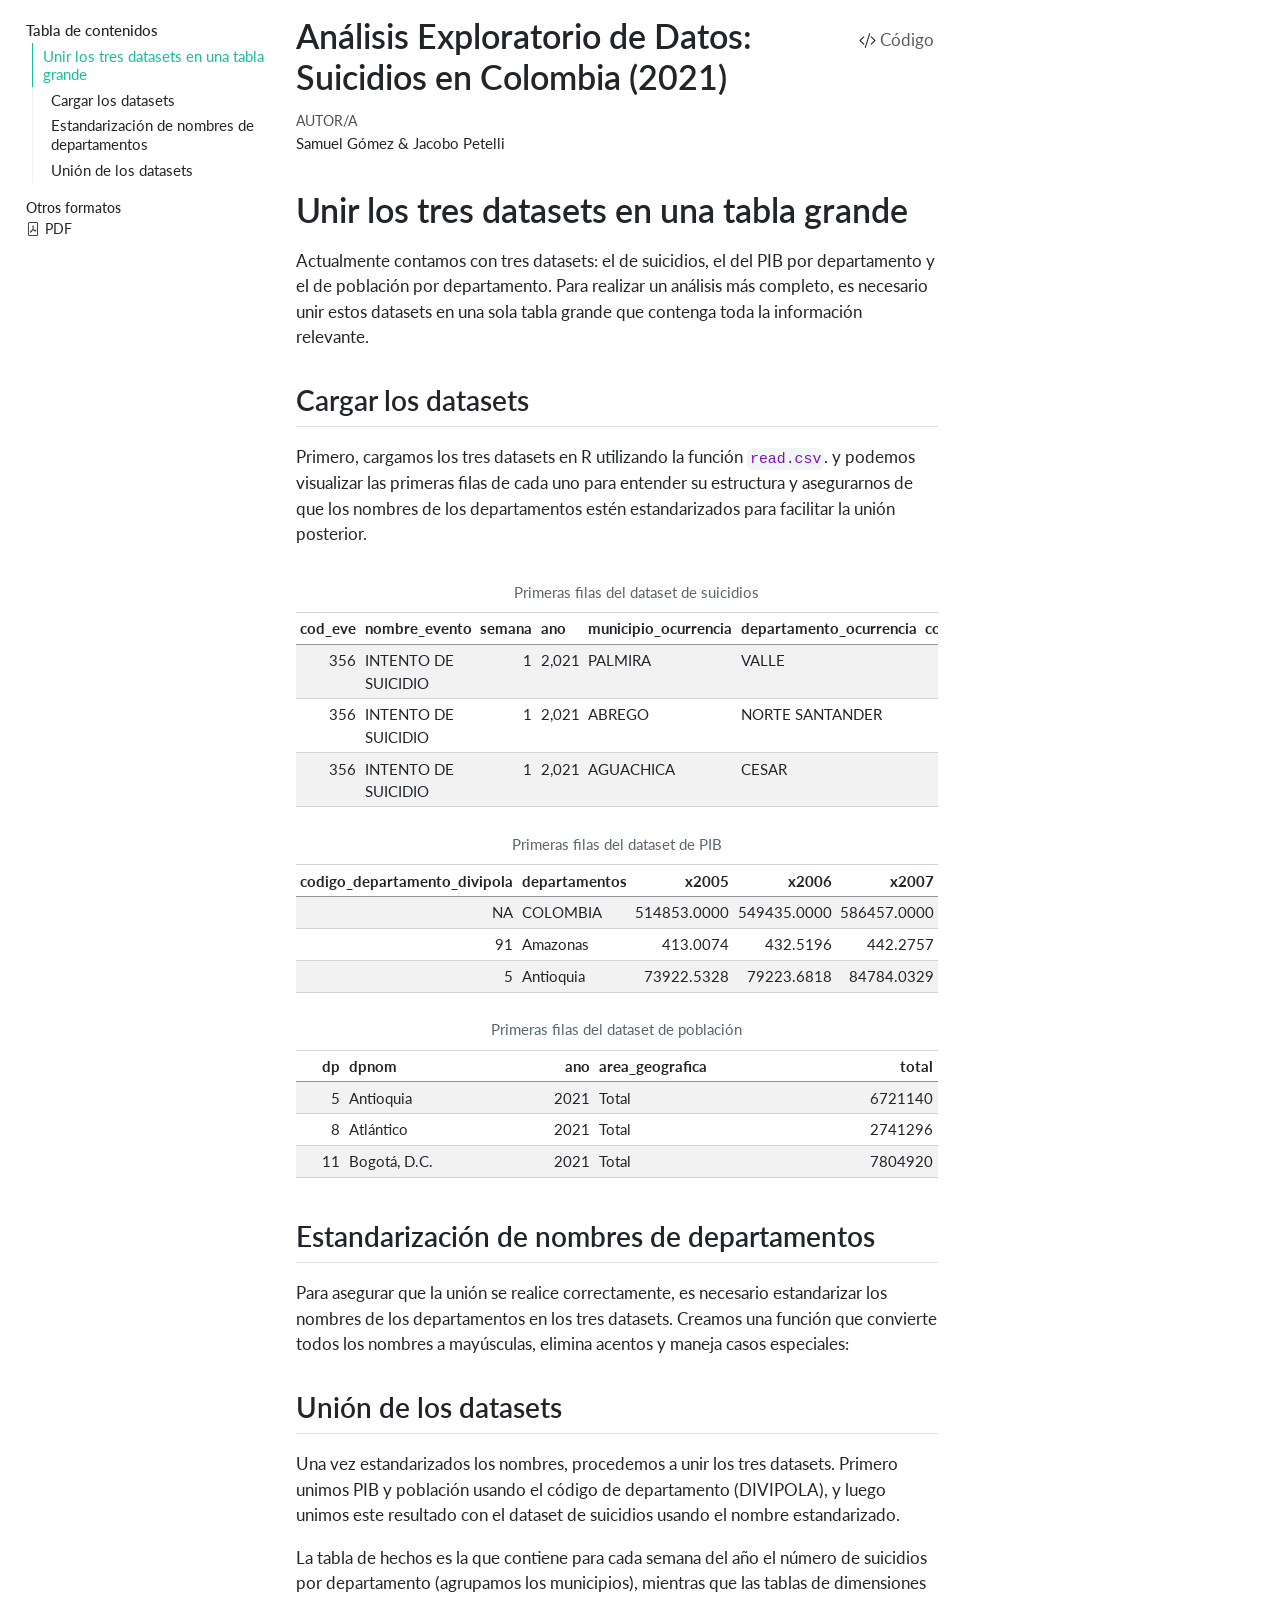
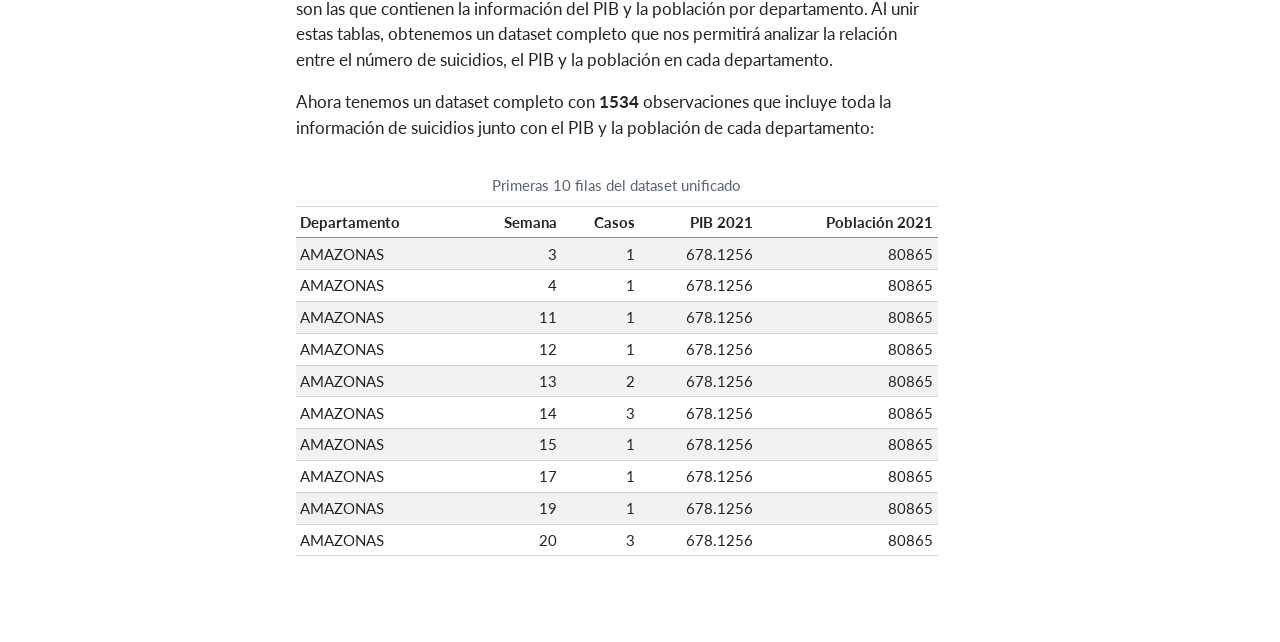
<file: export/eda_clase.html>
<!DOCTYPE html>
<html xmlns="http://www.w3.org/1999/xhtml" lang="es" xml:lang="es"><head>

<meta charset="utf-8">
<meta name="generator" content="quarto-1.8.27">

<meta name="viewport" content="width=device-width, initial-scale=1.0, user-scalable=yes">

<meta name="author" content="Samuel Gómez &amp; Jacobo Petelli">

<title>Análisis Exploratorio de Datos: Suicidios en Colombia (2021)</title>
<style>
code{white-space: pre-wrap;}
span.smallcaps{font-variant: small-caps;}
div.columns{display: flex; gap: min(4vw, 1.5em);}
div.column{flex: auto; overflow-x: auto;}
div.hanging-indent{margin-left: 1.5em; text-indent: -1.5em;}
ul.task-list{list-style: none;}
ul.task-list li input[type="checkbox"] {
  width: 0.8em;
  margin: 0 0.8em 0.2em -1em; /* quarto-specific, see https://github.com/quarto-dev/quarto-cli/issues/4556 */ 
  vertical-align: middle;
}
/* CSS for syntax highlighting */
html { -webkit-text-size-adjust: 100%; }
pre > code.sourceCode { white-space: pre; position: relative; }
pre > code.sourceCode > span { display: inline-block; line-height: 1.25; }
pre > code.sourceCode > span:empty { height: 1.2em; }
.sourceCode { overflow: visible; }
code.sourceCode > span { color: inherit; text-decoration: inherit; }
div.sourceCode { margin: 1em 0; }
pre.sourceCode { margin: 0; }
@media screen {
div.sourceCode { overflow: auto; }
}
@media print {
pre > code.sourceCode { white-space: pre-wrap; }
pre > code.sourceCode > span { text-indent: -5em; padding-left: 5em; }
}
pre.numberSource code
  { counter-reset: source-line 0; }
pre.numberSource code > span
  { position: relative; left: -4em; counter-increment: source-line; }
pre.numberSource code > span > a:first-child::before
  { content: counter(source-line);
    position: relative; left: -1em; text-align: right; vertical-align: baseline;
    border: none; display: inline-block;
    -webkit-touch-callout: none; -webkit-user-select: none;
    -khtml-user-select: none; -moz-user-select: none;
    -ms-user-select: none; user-select: none;
    padding: 0 4px; width: 4em;
  }
pre.numberSource { margin-left: 3em;  padding-left: 4px; }
div.sourceCode
  {   }
@media screen {
pre > code.sourceCode > span > a:first-child::before { text-decoration: underline; }
}
</style>


<script src="eda_clase_files/libs/clipboard/clipboard.min.js"></script>
<script src="eda_clase_files/libs/quarto-html/quarto.js" type="module"></script>
<script src="eda_clase_files/libs/quarto-html/tabsets/tabsets.js" type="module"></script>
<script src="eda_clase_files/libs/quarto-html/axe/axe-check.js" type="module"></script>
<script src="eda_clase_files/libs/quarto-html/popper.min.js"></script>
<script src="eda_clase_files/libs/quarto-html/tippy.umd.min.js"></script>
<script src="eda_clase_files/libs/quarto-html/anchor.min.js"></script>
<link href="eda_clase_files/libs/quarto-html/tippy.css" rel="stylesheet">
<link href="eda_clase_files/libs/quarto-html/quarto-syntax-highlighting-ed96de9b727972fe78a7b5d16c58bf87.css" rel="stylesheet" id="quarto-text-highlighting-styles">
<script src="eda_clase_files/libs/bootstrap/bootstrap.min.js"></script>
<link href="eda_clase_files/libs/bootstrap/bootstrap-icons.css" rel="stylesheet">
<link href="eda_clase_files/libs/bootstrap/bootstrap-82a8e0681529fff444bbc39736ff6b3a.min.css" rel="stylesheet" append-hash="true" id="quarto-bootstrap" data-mode="light">
<script src="eda_clase_files/libs/kePrint-0.0.1/kePrint.js"></script>
<link href="eda_clase_files/libs/lightable-0.0.1/lightable.css" rel="stylesheet">


</head>

<body class="quarto-light">

<div id="quarto-content" class="page-columns page-rows-contents page-layout-article toc-left">
<div id="quarto-sidebar-toc-left" class="sidebar toc-left">
  <nav id="TOC" role="doc-toc" class="toc-active">
    <h2 id="toc-title">Tabla de contenidos</h2>
   
  <ul>
  <li><a href="#unir-los-tres-datasets-en-una-tabla-grande" id="toc-unir-los-tres-datasets-en-una-tabla-grande" class="nav-link active" data-scroll-target="#unir-los-tres-datasets-en-una-tabla-grande">Unir los tres datasets en una tabla grande</a>
  <ul class="collapse">
  <li><a href="#cargar-los-datasets" id="toc-cargar-los-datasets" class="nav-link" data-scroll-target="#cargar-los-datasets">Cargar los datasets</a></li>
  <li><a href="#estandarización-de-nombres-de-departamentos" id="toc-estandarización-de-nombres-de-departamentos" class="nav-link" data-scroll-target="#estandarización-de-nombres-de-departamentos">Estandarización de nombres de departamentos</a></li>
  <li><a href="#unión-de-los-datasets" id="toc-unión-de-los-datasets" class="nav-link" data-scroll-target="#unión-de-los-datasets">Unión de los datasets</a></li>
  </ul></li>
  </ul>
<div class="quarto-alternate-formats"><h2>Otros formatos</h2><ul><li><a href="../eda_clase.pdf"><i class="bi bi-file-pdf"></i>PDF</a></li></ul></div></nav>
</div>
<div id="quarto-margin-sidebar" class="sidebar margin-sidebar zindex-bottom">
</div>
<main class="content" id="quarto-document-content">

<header id="title-block-header" class="quarto-title-block default">
<div class="quarto-title">
<div class="quarto-title-block"><div><h1 class="title">Análisis Exploratorio de Datos: Suicidios en Colombia (2021)</h1><button type="button" class="btn code-tools-button" id="quarto-code-tools-source"><i class="bi"></i> Código</button></div></div>
</div>



<div class="quarto-title-meta">

    <div>
    <div class="quarto-title-meta-heading">Autor/a</div>
    <div class="quarto-title-meta-contents">
             <p>Samuel Gómez &amp; Jacobo Petelli </p>
          </div>
  </div>
    
  
    
  </div>
  


</header>


<section id="unir-los-tres-datasets-en-una-tabla-grande" class="level1">
<h1>Unir los tres datasets en una tabla grande</h1>
<p>Actualmente contamos con tres datasets: el de suicidios, el del PIB por departamento y el de población por departamento. Para realizar un análisis más completo, es necesario unir estos datasets en una sola tabla grande que contenga toda la información relevante.</p>
<section id="cargar-los-datasets" class="level2">
<h2 class="anchored" data-anchor-id="cargar-los-datasets">Cargar los datasets</h2>
<p>Primero, cargamos los tres datasets en R utilizando la función <code>read.csv</code>. y podemos visualizar las primeras filas de cada uno para entender su estructura y asegurarnos de que los nombres de los departamentos estén estandarizados para facilitar la unión posterior.</p>
<div class="cell">
<div class="cell-output-display">
<table class="table table-striped table-hover table-condensed caption-top table-sm small">
<caption>Primeras filas del dataset de suicidios</caption>
<thead>
<tr class="header">
<th style="text-align: right;" data-quarto-table-cell-role="th">cod_eve</th>
<th style="text-align: left;" data-quarto-table-cell-role="th">nombre_evento</th>
<th style="text-align: right;" data-quarto-table-cell-role="th">semana</th>
<th style="text-align: left;" data-quarto-table-cell-role="th">ano</th>
<th style="text-align: left;" data-quarto-table-cell-role="th">municipio_ocurrencia</th>
<th style="text-align: left;" data-quarto-table-cell-role="th">departamento_ocurrencia</th>
<th style="text-align: right;" data-quarto-table-cell-role="th">conteo</th>
</tr>
</thead>
<tbody>
<tr class="odd">
<td style="text-align: right;">356</td>
<td style="text-align: left;">INTENTO DE SUICIDIO</td>
<td style="text-align: right;">1</td>
<td style="text-align: left;">2,021</td>
<td style="text-align: left;">PALMIRA</td>
<td style="text-align: left;">VALLE</td>
<td style="text-align: right;">7</td>
</tr>
<tr class="even">
<td style="text-align: right;">356</td>
<td style="text-align: left;">INTENTO DE SUICIDIO</td>
<td style="text-align: right;">1</td>
<td style="text-align: left;">2,021</td>
<td style="text-align: left;">ABREGO</td>
<td style="text-align: left;">NORTE SANTANDER</td>
<td style="text-align: right;">1</td>
</tr>
<tr class="odd">
<td style="text-align: right;">356</td>
<td style="text-align: left;">INTENTO DE SUICIDIO</td>
<td style="text-align: right;">1</td>
<td style="text-align: left;">2,021</td>
<td style="text-align: left;">AGUACHICA</td>
<td style="text-align: left;">CESAR</td>
<td style="text-align: right;">1</td>
</tr>
</tbody>
</table>
</div>
<div class="cell-output-display">
<table class="table table-striped table-hover table-condensed caption-top table-sm small">
<caption>Primeras filas del dataset de PIB</caption>
<thead>
<tr class="header">
<th style="text-align: right;" data-quarto-table-cell-role="th">codigo_departamento_divipola</th>
<th style="text-align: left;" data-quarto-table-cell-role="th">departamentos</th>
<th style="text-align: right;" data-quarto-table-cell-role="th">x2005</th>
<th style="text-align: right;" data-quarto-table-cell-role="th">x2006</th>
<th style="text-align: right;" data-quarto-table-cell-role="th">x2007</th>
</tr>
</thead>
<tbody>
<tr class="odd">
<td style="text-align: right;">NA</td>
<td style="text-align: left;">COLOMBIA</td>
<td style="text-align: right;">514853.0000</td>
<td style="text-align: right;">549435.0000</td>
<td style="text-align: right;">586457.0000</td>
</tr>
<tr class="even">
<td style="text-align: right;">91</td>
<td style="text-align: left;">Amazonas</td>
<td style="text-align: right;">413.0074</td>
<td style="text-align: right;">432.5196</td>
<td style="text-align: right;">442.2757</td>
</tr>
<tr class="odd">
<td style="text-align: right;">5</td>
<td style="text-align: left;">Antioquia</td>
<td style="text-align: right;">73922.5328</td>
<td style="text-align: right;">79223.6818</td>
<td style="text-align: right;">84784.0329</td>
</tr>
</tbody>
</table>
</div>
<div class="cell-output-display">
<table class="table table-striped table-hover table-condensed caption-top table-sm small">
<caption>Primeras filas del dataset de población</caption>
<thead>
<tr class="header">
<th style="text-align: right;" data-quarto-table-cell-role="th">dp</th>
<th style="text-align: left;" data-quarto-table-cell-role="th">dpnom</th>
<th style="text-align: right;" data-quarto-table-cell-role="th">ano</th>
<th style="text-align: left;" data-quarto-table-cell-role="th">area_geografica</th>
<th style="text-align: right;" data-quarto-table-cell-role="th">total</th>
</tr>
</thead>
<tbody>
<tr class="odd">
<td style="text-align: right;">5</td>
<td style="text-align: left;">Antioquia</td>
<td style="text-align: right;">2021</td>
<td style="text-align: left;">Total</td>
<td style="text-align: right;">6721140</td>
</tr>
<tr class="even">
<td style="text-align: right;">8</td>
<td style="text-align: left;">Atlántico</td>
<td style="text-align: right;">2021</td>
<td style="text-align: left;">Total</td>
<td style="text-align: right;">2741296</td>
</tr>
<tr class="odd">
<td style="text-align: right;">11</td>
<td style="text-align: left;">Bogotá, D.C.</td>
<td style="text-align: right;">2021</td>
<td style="text-align: left;">Total</td>
<td style="text-align: right;">7804920</td>
</tr>
</tbody>
</table>
</div>
</div>
</section>
<section id="estandarización-de-nombres-de-departamentos" class="level2">
<h2 class="anchored" data-anchor-id="estandarización-de-nombres-de-departamentos">Estandarización de nombres de departamentos</h2>
<p>Para asegurar que la unión se realice correctamente, es necesario estandarizar los nombres de los departamentos en los tres datasets. Creamos una función que convierte todos los nombres a mayúsculas, elimina acentos y maneja casos especiales:</p>
</section>
<section id="unión-de-los-datasets" class="level2">
<h2 class="anchored" data-anchor-id="unión-de-los-datasets">Unión de los datasets</h2>
<p>Una vez estandarizados los nombres, procedemos a unir los tres datasets. Primero unimos PIB y población usando el código de departamento (DIVIPOLA), y luego unimos este resultado con el dataset de suicidios usando el nombre estandarizado.</p>
<p>La tabla de hechos es la que contiene para cada semana del año el número de suicidios por departamento (agrupamos los municipios), mientras que las tablas de dimensiones son las que contienen la información del PIB y la población por departamento. Al unir estas tablas, obtenemos un dataset completo que nos permitirá analizar la relación entre el número de suicidios, el PIB y la población en cada departamento.</p>
<p>Ahora tenemos un dataset completo con <strong>1534</strong> observaciones que incluye toda la información de suicidios junto con el PIB y la población de cada departamento:</p>
<div class="cell">
<div class="cell-output-display">
<table class="table table-striped table-hover table-condensed caption-top table-sm small">
<caption>Primeras 10 filas del dataset unificado</caption>
<thead>
<tr class="header">
<th style="text-align: left;" data-quarto-table-cell-role="th">Departamento</th>
<th style="text-align: right;" data-quarto-table-cell-role="th">Semana</th>
<th style="text-align: right;" data-quarto-table-cell-role="th">Casos</th>
<th style="text-align: right;" data-quarto-table-cell-role="th">PIB 2021</th>
<th style="text-align: right;" data-quarto-table-cell-role="th">Población 2021</th>
</tr>
</thead>
<tbody>
<tr class="odd">
<td style="text-align: left;">AMAZONAS</td>
<td style="text-align: right;">3</td>
<td style="text-align: right;">1</td>
<td style="text-align: right;">678.1256</td>
<td style="text-align: right;">80865</td>
</tr>
<tr class="even">
<td style="text-align: left;">AMAZONAS</td>
<td style="text-align: right;">4</td>
<td style="text-align: right;">1</td>
<td style="text-align: right;">678.1256</td>
<td style="text-align: right;">80865</td>
</tr>
<tr class="odd">
<td style="text-align: left;">AMAZONAS</td>
<td style="text-align: right;">11</td>
<td style="text-align: right;">1</td>
<td style="text-align: right;">678.1256</td>
<td style="text-align: right;">80865</td>
</tr>
<tr class="even">
<td style="text-align: left;">AMAZONAS</td>
<td style="text-align: right;">12</td>
<td style="text-align: right;">1</td>
<td style="text-align: right;">678.1256</td>
<td style="text-align: right;">80865</td>
</tr>
<tr class="odd">
<td style="text-align: left;">AMAZONAS</td>
<td style="text-align: right;">13</td>
<td style="text-align: right;">2</td>
<td style="text-align: right;">678.1256</td>
<td style="text-align: right;">80865</td>
</tr>
<tr class="even">
<td style="text-align: left;">AMAZONAS</td>
<td style="text-align: right;">14</td>
<td style="text-align: right;">3</td>
<td style="text-align: right;">678.1256</td>
<td style="text-align: right;">80865</td>
</tr>
<tr class="odd">
<td style="text-align: left;">AMAZONAS</td>
<td style="text-align: right;">15</td>
<td style="text-align: right;">1</td>
<td style="text-align: right;">678.1256</td>
<td style="text-align: right;">80865</td>
</tr>
<tr class="even">
<td style="text-align: left;">AMAZONAS</td>
<td style="text-align: right;">17</td>
<td style="text-align: right;">1</td>
<td style="text-align: right;">678.1256</td>
<td style="text-align: right;">80865</td>
</tr>
<tr class="odd">
<td style="text-align: left;">AMAZONAS</td>
<td style="text-align: right;">19</td>
<td style="text-align: right;">1</td>
<td style="text-align: right;">678.1256</td>
<td style="text-align: right;">80865</td>
</tr>
<tr class="even">
<td style="text-align: left;">AMAZONAS</td>
<td style="text-align: right;">20</td>
<td style="text-align: right;">3</td>
<td style="text-align: right;">678.1256</td>
<td style="text-align: right;">80865</td>
</tr>
</tbody>
</table>
</div>
</div>
<!-- -->

</section>
</section>

</main>
<!-- /main column -->
<script id="quarto-html-after-body" type="application/javascript">
  window.document.addEventListener("DOMContentLoaded", function (event) {
    const icon = "";
    const anchorJS = new window.AnchorJS();
    anchorJS.options = {
      placement: 'right',
      icon: icon
    };
    anchorJS.add('.anchored');
    const isCodeAnnotation = (el) => {
      for (const clz of el.classList) {
        if (clz.startsWith('code-annotation-')) {                     
          return true;
        }
      }
      return false;
    }
    const onCopySuccess = function(e) {
      // button target
      const button = e.trigger;
      // don't keep focus
      button.blur();
      // flash "checked"
      button.classList.add('code-copy-button-checked');
      var currentTitle = button.getAttribute("title");
      button.setAttribute("title", "Copiado");
      let tooltip;
      if (window.bootstrap) {
        button.setAttribute("data-bs-toggle", "tooltip");
        button.setAttribute("data-bs-placement", "left");
        button.setAttribute("data-bs-title", "Copiado");
        tooltip = new bootstrap.Tooltip(button, 
          { trigger: "manual", 
            customClass: "code-copy-button-tooltip",
            offset: [0, -8]});
        tooltip.show();    
      }
      setTimeout(function() {
        if (tooltip) {
          tooltip.hide();
          button.removeAttribute("data-bs-title");
          button.removeAttribute("data-bs-toggle");
          button.removeAttribute("data-bs-placement");
        }
        button.setAttribute("title", currentTitle);
        button.classList.remove('code-copy-button-checked');
      }, 1000);
      // clear code selection
      e.clearSelection();
    }
    const getTextToCopy = function(trigger) {
      const outerScaffold = trigger.parentElement.cloneNode(true);
      const codeEl = outerScaffold.querySelector('code');
      for (const childEl of codeEl.children) {
        if (isCodeAnnotation(childEl)) {
          childEl.remove();
        }
      }
      return codeEl.innerText;
    }
    const clipboard = new window.ClipboardJS('.code-copy-button:not([data-in-quarto-modal])', {
      text: getTextToCopy
    });
    clipboard.on('success', onCopySuccess);
    if (window.document.getElementById('quarto-embedded-source-code-modal')) {
      const clipboardModal = new window.ClipboardJS('.code-copy-button[data-in-quarto-modal]', {
        text: getTextToCopy,
        container: window.document.getElementById('quarto-embedded-source-code-modal')
      });
      clipboardModal.on('success', onCopySuccess);
    }
    const viewSource = window.document.getElementById('quarto-view-source') ||
                       window.document.getElementById('quarto-code-tools-source');
    if (viewSource) {
      const sourceUrl = viewSource.getAttribute("data-quarto-source-url");
      viewSource.addEventListener("click", function(e) {
        if (sourceUrl) {
          // rstudio viewer pane
          if (/\bcapabilities=\b/.test(window.location)) {
            window.open(sourceUrl);
          } else {
            window.location.href = sourceUrl;
          }
        } else {
          const modal = new bootstrap.Modal(document.getElementById('quarto-embedded-source-code-modal'));
          modal.show();
        }
        return false;
      });
    }
    function toggleCodeHandler(show) {
      return function(e) {
        const detailsSrc = window.document.querySelectorAll(".cell > details > .sourceCode");
        for (let i=0; i<detailsSrc.length; i++) {
          const details = detailsSrc[i].parentElement;
          if (show) {
            details.open = true;
          } else {
            details.removeAttribute("open");
          }
        }
        const cellCodeDivs = window.document.querySelectorAll(".cell > .sourceCode");
        const fromCls = show ? "hidden" : "unhidden";
        const toCls = show ? "unhidden" : "hidden";
        for (let i=0; i<cellCodeDivs.length; i++) {
          const codeDiv = cellCodeDivs[i];
          if (codeDiv.classList.contains(fromCls)) {
            codeDiv.classList.remove(fromCls);
            codeDiv.classList.add(toCls);
          } 
        }
        return false;
      }
    }
    const hideAllCode = window.document.getElementById("quarto-hide-all-code");
    if (hideAllCode) {
      hideAllCode.addEventListener("click", toggleCodeHandler(false));
    }
    const showAllCode = window.document.getElementById("quarto-show-all-code");
    if (showAllCode) {
      showAllCode.addEventListener("click", toggleCodeHandler(true));
    }
      var localhostRegex = new RegExp(/^(?:http|https):\/\/localhost\:?[0-9]*\//);
      var mailtoRegex = new RegExp(/^mailto:/);
        var filterRegex = new RegExp('/' + window.location.host + '/');
      var isInternal = (href) => {
          return filterRegex.test(href) || localhostRegex.test(href) || mailtoRegex.test(href);
      }
      // Inspect non-navigation links and adorn them if external
     var links = window.document.querySelectorAll('a[href]:not(.nav-link):not(.navbar-brand):not(.toc-action):not(.sidebar-link):not(.sidebar-item-toggle):not(.pagination-link):not(.no-external):not([aria-hidden]):not(.dropdown-item):not(.quarto-navigation-tool):not(.about-link)');
      for (var i=0; i<links.length; i++) {
        const link = links[i];
        if (!isInternal(link.href)) {
          // undo the damage that might have been done by quarto-nav.js in the case of
          // links that we want to consider external
          if (link.dataset.originalHref !== undefined) {
            link.href = link.dataset.originalHref;
          }
        }
      }
    function tippyHover(el, contentFn, onTriggerFn, onUntriggerFn) {
      const config = {
        allowHTML: true,
        maxWidth: 500,
        delay: 100,
        arrow: false,
        appendTo: function(el) {
            return el.parentElement;
        },
        interactive: true,
        interactiveBorder: 10,
        theme: 'quarto',
        placement: 'bottom-start',
      };
      if (contentFn) {
        config.content = contentFn;
      }
      if (onTriggerFn) {
        config.onTrigger = onTriggerFn;
      }
      if (onUntriggerFn) {
        config.onUntrigger = onUntriggerFn;
      }
      window.tippy(el, config); 
    }
    const noterefs = window.document.querySelectorAll('a[role="doc-noteref"]');
    for (var i=0; i<noterefs.length; i++) {
      const ref = noterefs[i];
      tippyHover(ref, function() {
        // use id or data attribute instead here
        let href = ref.getAttribute('data-footnote-href') || ref.getAttribute('href');
        try { href = new URL(href).hash; } catch {}
        const id = href.replace(/^#\/?/, "");
        const note = window.document.getElementById(id);
        if (note) {
          return note.innerHTML;
        } else {
          return "";
        }
      });
    }
    const xrefs = window.document.querySelectorAll('a.quarto-xref');
    const processXRef = (id, note) => {
      // Strip column container classes
      const stripColumnClz = (el) => {
        el.classList.remove("page-full", "page-columns");
        if (el.children) {
          for (const child of el.children) {
            stripColumnClz(child);
          }
        }
      }
      stripColumnClz(note)
      if (id === null || id.startsWith('sec-')) {
        // Special case sections, only their first couple elements
        const container = document.createElement("div");
        if (note.children && note.children.length > 2) {
          container.appendChild(note.children[0].cloneNode(true));
          for (let i = 1; i < note.children.length; i++) {
            const child = note.children[i];
            if (child.tagName === "P" && child.innerText === "") {
              continue;
            } else {
              container.appendChild(child.cloneNode(true));
              break;
            }
          }
          if (window.Quarto?.typesetMath) {
            window.Quarto.typesetMath(container);
          }
          return container.innerHTML
        } else {
          if (window.Quarto?.typesetMath) {
            window.Quarto.typesetMath(note);
          }
          return note.innerHTML;
        }
      } else {
        // Remove any anchor links if they are present
        const anchorLink = note.querySelector('a.anchorjs-link');
        if (anchorLink) {
          anchorLink.remove();
        }
        if (window.Quarto?.typesetMath) {
          window.Quarto.typesetMath(note);
        }
        if (note.classList.contains("callout")) {
          return note.outerHTML;
        } else {
          return note.innerHTML;
        }
      }
    }
    for (var i=0; i<xrefs.length; i++) {
      const xref = xrefs[i];
      tippyHover(xref, undefined, function(instance) {
        instance.disable();
        let url = xref.getAttribute('href');
        let hash = undefined; 
        if (url.startsWith('#')) {
          hash = url;
        } else {
          try { hash = new URL(url).hash; } catch {}
        }
        if (hash) {
          const id = hash.replace(/^#\/?/, "");
          const note = window.document.getElementById(id);
          if (note !== null) {
            try {
              const html = processXRef(id, note.cloneNode(true));
              instance.setContent(html);
            } finally {
              instance.enable();
              instance.show();
            }
          } else {
            // See if we can fetch this
            fetch(url.split('#')[0])
            .then(res => res.text())
            .then(html => {
              const parser = new DOMParser();
              const htmlDoc = parser.parseFromString(html, "text/html");
              const note = htmlDoc.getElementById(id);
              if (note !== null) {
                const html = processXRef(id, note);
                instance.setContent(html);
              } 
            }).finally(() => {
              instance.enable();
              instance.show();
            });
          }
        } else {
          // See if we can fetch a full url (with no hash to target)
          // This is a special case and we should probably do some content thinning / targeting
          fetch(url)
          .then(res => res.text())
          .then(html => {
            const parser = new DOMParser();
            const htmlDoc = parser.parseFromString(html, "text/html");
            const note = htmlDoc.querySelector('main.content');
            if (note !== null) {
              // This should only happen for chapter cross references
              // (since there is no id in the URL)
              // remove the first header
              if (note.children.length > 0 && note.children[0].tagName === "HEADER") {
                note.children[0].remove();
              }
              const html = processXRef(null, note);
              instance.setContent(html);
            } 
          }).finally(() => {
            instance.enable();
            instance.show();
          });
        }
      }, function(instance) {
      });
    }
        let selectedAnnoteEl;
        const selectorForAnnotation = ( cell, annotation) => {
          let cellAttr = 'data-code-cell="' + cell + '"';
          let lineAttr = 'data-code-annotation="' +  annotation + '"';
          const selector = 'span[' + cellAttr + '][' + lineAttr + ']';
          return selector;
        }
        const selectCodeLines = (annoteEl) => {
          const doc = window.document;
          const targetCell = annoteEl.getAttribute("data-target-cell");
          const targetAnnotation = annoteEl.getAttribute("data-target-annotation");
          const annoteSpan = window.document.querySelector(selectorForAnnotation(targetCell, targetAnnotation));
          const lines = annoteSpan.getAttribute("data-code-lines").split(",");
          const lineIds = lines.map((line) => {
            return targetCell + "-" + line;
          })
          let top = null;
          let height = null;
          let parent = null;
          if (lineIds.length > 0) {
              //compute the position of the single el (top and bottom and make a div)
              const el = window.document.getElementById(lineIds[0]);
              top = el.offsetTop;
              height = el.offsetHeight;
              parent = el.parentElement.parentElement;
            if (lineIds.length > 1) {
              const lastEl = window.document.getElementById(lineIds[lineIds.length - 1]);
              const bottom = lastEl.offsetTop + lastEl.offsetHeight;
              height = bottom - top;
            }
            if (top !== null && height !== null && parent !== null) {
              // cook up a div (if necessary) and position it 
              let div = window.document.getElementById("code-annotation-line-highlight");
              if (div === null) {
                div = window.document.createElement("div");
                div.setAttribute("id", "code-annotation-line-highlight");
                div.style.position = 'absolute';
                parent.appendChild(div);
              }
              div.style.top = top - 2 + "px";
              div.style.height = height + 4 + "px";
              div.style.left = 0;
              let gutterDiv = window.document.getElementById("code-annotation-line-highlight-gutter");
              if (gutterDiv === null) {
                gutterDiv = window.document.createElement("div");
                gutterDiv.setAttribute("id", "code-annotation-line-highlight-gutter");
                gutterDiv.style.position = 'absolute';
                const codeCell = window.document.getElementById(targetCell);
                const gutter = codeCell.querySelector('.code-annotation-gutter');
                gutter.appendChild(gutterDiv);
              }
              gutterDiv.style.top = top - 2 + "px";
              gutterDiv.style.height = height + 4 + "px";
            }
            selectedAnnoteEl = annoteEl;
          }
        };
        const unselectCodeLines = () => {
          const elementsIds = ["code-annotation-line-highlight", "code-annotation-line-highlight-gutter"];
          elementsIds.forEach((elId) => {
            const div = window.document.getElementById(elId);
            if (div) {
              div.remove();
            }
          });
          selectedAnnoteEl = undefined;
        };
          // Handle positioning of the toggle
      window.addEventListener(
        "resize",
        throttle(() => {
          elRect = undefined;
          if (selectedAnnoteEl) {
            selectCodeLines(selectedAnnoteEl);
          }
        }, 10)
      );
      function throttle(fn, ms) {
      let throttle = false;
      let timer;
        return (...args) => {
          if(!throttle) { // first call gets through
              fn.apply(this, args);
              throttle = true;
          } else { // all the others get throttled
              if(timer) clearTimeout(timer); // cancel #2
              timer = setTimeout(() => {
                fn.apply(this, args);
                timer = throttle = false;
              }, ms);
          }
        };
      }
        // Attach click handler to the DT
        const annoteDls = window.document.querySelectorAll('dt[data-target-cell]');
        for (const annoteDlNode of annoteDls) {
          annoteDlNode.addEventListener('click', (event) => {
            const clickedEl = event.target;
            if (clickedEl !== selectedAnnoteEl) {
              unselectCodeLines();
              const activeEl = window.document.querySelector('dt[data-target-cell].code-annotation-active');
              if (activeEl) {
                activeEl.classList.remove('code-annotation-active');
              }
              selectCodeLines(clickedEl);
              clickedEl.classList.add('code-annotation-active');
            } else {
              // Unselect the line
              unselectCodeLines();
              clickedEl.classList.remove('code-annotation-active');
            }
          });
        }
    const findCites = (el) => {
      const parentEl = el.parentElement;
      if (parentEl) {
        const cites = parentEl.dataset.cites;
        if (cites) {
          return {
            el,
            cites: cites.split(' ')
          };
        } else {
          return findCites(el.parentElement)
        }
      } else {
        return undefined;
      }
    };
    var bibliorefs = window.document.querySelectorAll('a[role="doc-biblioref"]');
    for (var i=0; i<bibliorefs.length; i++) {
      const ref = bibliorefs[i];
      const citeInfo = findCites(ref);
      if (citeInfo) {
        tippyHover(citeInfo.el, function() {
          var popup = window.document.createElement('div');
          citeInfo.cites.forEach(function(cite) {
            var citeDiv = window.document.createElement('div');
            citeDiv.classList.add('hanging-indent');
            citeDiv.classList.add('csl-entry');
            var biblioDiv = window.document.getElementById('ref-' + cite);
            if (biblioDiv) {
              citeDiv.innerHTML = biblioDiv.innerHTML;
            }
            popup.appendChild(citeDiv);
          });
          return popup.innerHTML;
        });
      }
    }
  });
  </script><div class="modal fade" id="quarto-embedded-source-code-modal" tabindex="-1" aria-labelledby="quarto-embedded-source-code-modal-label" aria-hidden="true"><div class="modal-dialog modal-dialog-scrollable"><div class="modal-content"><div class="modal-header"><h5 class="modal-title" id="quarto-embedded-source-code-modal-label">Ejecutar el código</h5><button class="btn-close" data-bs-dismiss="modal"></button></div><div class="modal-body"><div class="">
<div class="code-copy-outer-scaffold"><div class="sourceCode" id="cb1" data-shortcodes="false"><pre class="sourceCode markdown code-with-copy"><code class="sourceCode markdown"><span id="cb1-1"><a href="#cb1-1" aria-hidden="true" tabindex="-1"></a><span class="co">---</span></span>
<span id="cb1-2"><a href="#cb1-2" aria-hidden="true" tabindex="-1"></a><span class="an">title:</span><span class="co"> "Análisis Exploratorio de Datos: Suicidios en Colombia (2021)"</span></span>
<span id="cb1-3"><a href="#cb1-3" aria-hidden="true" tabindex="-1"></a><span class="an">author:</span><span class="co"> "Samuel Gómez &amp; Jacobo Petelli"</span></span>
<span id="cb1-4"><a href="#cb1-4" aria-hidden="true" tabindex="-1"></a><span class="an">format:</span></span>
<span id="cb1-5"><a href="#cb1-5" aria-hidden="true" tabindex="-1"></a><span class="co">  html:</span></span>
<span id="cb1-6"><a href="#cb1-6" aria-hidden="true" tabindex="-1"></a><span class="co">    theme: flatly</span></span>
<span id="cb1-7"><a href="#cb1-7" aria-hidden="true" tabindex="-1"></a><span class="co">    toc: true</span></span>
<span id="cb1-8"><a href="#cb1-8" aria-hidden="true" tabindex="-1"></a><span class="co">    toc-location: left</span></span>
<span id="cb1-9"><a href="#cb1-9" aria-hidden="true" tabindex="-1"></a><span class="co">    code-fold: true</span></span>
<span id="cb1-10"><a href="#cb1-10" aria-hidden="true" tabindex="-1"></a><span class="co">    code-tools: true</span></span>
<span id="cb1-11"><a href="#cb1-11" aria-hidden="true" tabindex="-1"></a><span class="co">  pdf:</span></span>
<span id="cb1-12"><a href="#cb1-12" aria-hidden="true" tabindex="-1"></a><span class="co">    toc: true</span></span>
<span id="cb1-13"><a href="#cb1-13" aria-hidden="true" tabindex="-1"></a><span class="co">    number-sections: true</span></span>
<span id="cb1-14"><a href="#cb1-14" aria-hidden="true" tabindex="-1"></a><span class="an">lang:</span><span class="co"> es</span></span>
<span id="cb1-15"><a href="#cb1-15" aria-hidden="true" tabindex="-1"></a><span class="an">execute:</span></span>
<span id="cb1-16"><a href="#cb1-16" aria-hidden="true" tabindex="-1"></a><span class="co">  echo: false</span></span>
<span id="cb1-17"><a href="#cb1-17" aria-hidden="true" tabindex="-1"></a><span class="co">  warning: false</span></span>
<span id="cb1-18"><a href="#cb1-18" aria-hidden="true" tabindex="-1"></a><span class="co">  message: false</span></span>
<span id="cb1-19"><a href="#cb1-19" aria-hidden="true" tabindex="-1"></a><span class="co">---</span></span>
<span id="cb1-20"><a href="#cb1-20" aria-hidden="true" tabindex="-1"></a></span>
<span id="cb1-23"><a href="#cb1-23" aria-hidden="true" tabindex="-1"></a><span class="in">```{r}</span></span>
<span id="cb1-24"><a href="#cb1-24" aria-hidden="true" tabindex="-1"></a><span class="co"># Cargar las librerías necesarias</span></span>
<span id="cb1-25"><a href="#cb1-25" aria-hidden="true" tabindex="-1"></a><span class="fu">library</span>(dplyr)</span>
<span id="cb1-26"><a href="#cb1-26" aria-hidden="true" tabindex="-1"></a><span class="fu">library</span>(ggplot2)</span>
<span id="cb1-27"><a href="#cb1-27" aria-hidden="true" tabindex="-1"></a><span class="fu">library</span>(readr)</span>
<span id="cb1-28"><a href="#cb1-28" aria-hidden="true" tabindex="-1"></a><span class="fu">library</span>(knitr)</span>
<span id="cb1-29"><a href="#cb1-29" aria-hidden="true" tabindex="-1"></a><span class="fu">library</span>(kableExtra)</span>
<span id="cb1-30"><a href="#cb1-30" aria-hidden="true" tabindex="-1"></a><span class="in">```</span></span>
<span id="cb1-31"><a href="#cb1-31" aria-hidden="true" tabindex="-1"></a></span>
<span id="cb1-32"><a href="#cb1-32" aria-hidden="true" tabindex="-1"></a><span class="fu"># Unir los tres datasets en una tabla grande</span></span>
<span id="cb1-33"><a href="#cb1-33" aria-hidden="true" tabindex="-1"></a></span>
<span id="cb1-34"><a href="#cb1-34" aria-hidden="true" tabindex="-1"></a>Actualmente contamos con tres datasets: el de suicidios, el del PIB por departamento y el de población por departamento. Para realizar un análisis más completo, es necesario unir estos datasets en una sola tabla grande que contenga toda la información relevante.</span>
<span id="cb1-35"><a href="#cb1-35" aria-hidden="true" tabindex="-1"></a></span>
<span id="cb1-36"><a href="#cb1-36" aria-hidden="true" tabindex="-1"></a><span class="fu">## Cargar los datasets</span></span>
<span id="cb1-37"><a href="#cb1-37" aria-hidden="true" tabindex="-1"></a>Primero, cargamos los tres datasets en R utilizando la función <span class="in">`read.csv`</span>. y podemos visualizar las primeras filas de cada uno para entender su estructura y asegurarnos de que los nombres de los departamentos estén estandarizados para facilitar la unión posterior.</span>
<span id="cb1-38"><a href="#cb1-38" aria-hidden="true" tabindex="-1"></a></span>
<span id="cb1-41"><a href="#cb1-41" aria-hidden="true" tabindex="-1"></a><span class="in">```{r}</span></span>
<span id="cb1-42"><a href="#cb1-42" aria-hidden="true" tabindex="-1"></a><span class="co"># Leer los datasets</span></span>
<span id="cb1-43"><a href="#cb1-43" aria-hidden="true" tabindex="-1"></a></span>
<span id="cb1-44"><a href="#cb1-44" aria-hidden="true" tabindex="-1"></a>suicidios <span class="ot">&lt;-</span> <span class="fu">read.csv</span>(<span class="st">"../data/datos_suicidios_2021.csv"</span>) <span class="sc">%&gt;%</span> janitor<span class="sc">::</span><span class="fu">clean_names</span>()</span>
<span id="cb1-45"><a href="#cb1-45" aria-hidden="true" tabindex="-1"></a>pib <span class="ot">&lt;-</span> <span class="fu">read.csv2</span>(<span class="st">"../data/PIB_departamental.csv"</span>) <span class="sc">%&gt;%</span> janitor<span class="sc">::</span><span class="fu">clean_names</span>()</span>
<span id="cb1-46"><a href="#cb1-46" aria-hidden="true" tabindex="-1"></a>poblacion <span class="ot">&lt;-</span> <span class="fu">read.csv2</span>(<span class="st">"../data/poblacion_departamentos_2021.csv"</span>) <span class="sc">%&gt;%</span> janitor<span class="sc">::</span><span class="fu">clean_names</span>()</span>
<span id="cb1-47"><a href="#cb1-47" aria-hidden="true" tabindex="-1"></a></span>
<span id="cb1-48"><a href="#cb1-48" aria-hidden="true" tabindex="-1"></a><span class="co"># Mostrar las primeras filas de cada dataset con kable</span></span>
<span id="cb1-49"><a href="#cb1-49" aria-hidden="true" tabindex="-1"></a><span class="fu">kable</span>(<span class="fu">head</span>(suicidios, <span class="dv">3</span>), <span class="at">caption =</span> <span class="st">"Primeras filas del dataset de suicidios"</span>) <span class="sc">%&gt;%</span></span>
<span id="cb1-50"><a href="#cb1-50" aria-hidden="true" tabindex="-1"></a>  <span class="fu">kable_styling</span>(<span class="at">bootstrap_options =</span> <span class="fu">c</span>(<span class="st">"striped"</span>, <span class="st">"hover"</span>, <span class="st">"condensed"</span>))</span>
<span id="cb1-51"><a href="#cb1-51" aria-hidden="true" tabindex="-1"></a></span>
<span id="cb1-52"><a href="#cb1-52" aria-hidden="true" tabindex="-1"></a><span class="fu">kable</span>(<span class="fu">head</span>(pib[,<span class="dv">1</span><span class="sc">:</span><span class="dv">5</span>], <span class="dv">3</span>), <span class="at">caption =</span> <span class="st">"Primeras filas del dataset de PIB"</span>) <span class="sc">%&gt;%</span></span>
<span id="cb1-53"><a href="#cb1-53" aria-hidden="true" tabindex="-1"></a>  <span class="fu">kable_styling</span>(<span class="at">bootstrap_options =</span> <span class="fu">c</span>(<span class="st">"striped"</span>, <span class="st">"hover"</span>, <span class="st">"condensed"</span>))</span>
<span id="cb1-54"><a href="#cb1-54" aria-hidden="true" tabindex="-1"></a></span>
<span id="cb1-55"><a href="#cb1-55" aria-hidden="true" tabindex="-1"></a><span class="fu">kable</span>(<span class="fu">head</span>(poblacion, <span class="dv">3</span>), <span class="at">caption =</span> <span class="st">"Primeras filas del dataset de población"</span>) <span class="sc">%&gt;%</span></span>
<span id="cb1-56"><a href="#cb1-56" aria-hidden="true" tabindex="-1"></a>  <span class="fu">kable_styling</span>(<span class="at">bootstrap_options =</span> <span class="fu">c</span>(<span class="st">"striped"</span>, <span class="st">"hover"</span>, <span class="st">"condensed"</span>))</span>
<span id="cb1-57"><a href="#cb1-57" aria-hidden="true" tabindex="-1"></a><span class="in">```</span></span>
<span id="cb1-58"><a href="#cb1-58" aria-hidden="true" tabindex="-1"></a></span>
<span id="cb1-59"><a href="#cb1-59" aria-hidden="true" tabindex="-1"></a></span>
<span id="cb1-60"><a href="#cb1-60" aria-hidden="true" tabindex="-1"></a><span class="fu">## Estandarización de nombres de departamentos</span></span>
<span id="cb1-61"><a href="#cb1-61" aria-hidden="true" tabindex="-1"></a></span>
<span id="cb1-62"><a href="#cb1-62" aria-hidden="true" tabindex="-1"></a>Para asegurar que la unión se realice correctamente, es necesario estandarizar los nombres de los departamentos en los tres datasets. Creamos una función que convierte todos los nombres a mayúsculas, elimina acentos y maneja casos especiales:</span>
<span id="cb1-63"><a href="#cb1-63" aria-hidden="true" tabindex="-1"></a></span>
<span id="cb1-66"><a href="#cb1-66" aria-hidden="true" tabindex="-1"></a><span class="in">```{r}</span></span>
<span id="cb1-67"><a href="#cb1-67" aria-hidden="true" tabindex="-1"></a><span class="co"># Función para estandarizar nombres de departamentos</span></span>
<span id="cb1-68"><a href="#cb1-68" aria-hidden="true" tabindex="-1"></a>estandarizar_nombre <span class="ot">&lt;-</span> <span class="cf">function</span>(nombre) {</span>
<span id="cb1-69"><a href="#cb1-69" aria-hidden="true" tabindex="-1"></a>  <span class="co"># Convertir a mayúsculas y quitar acentos</span></span>
<span id="cb1-70"><a href="#cb1-70" aria-hidden="true" tabindex="-1"></a>  nombre_std <span class="ot">&lt;-</span> <span class="fu">toupper</span>(nombre)</span>
<span id="cb1-71"><a href="#cb1-71" aria-hidden="true" tabindex="-1"></a>  nombre_std <span class="ot">&lt;-</span> <span class="fu">chartr</span>(<span class="st">"ÁÉÍÓÚÑÜ"</span>, <span class="st">"AEIOUNÜ"</span>, nombre_std)</span>
<span id="cb1-72"><a href="#cb1-72" aria-hidden="true" tabindex="-1"></a>  </span>
<span id="cb1-73"><a href="#cb1-73" aria-hidden="true" tabindex="-1"></a>  <span class="co"># Casos especiales</span></span>
<span id="cb1-74"><a href="#cb1-74" aria-hidden="true" tabindex="-1"></a>  nombre_std <span class="ot">&lt;-</span> <span class="fu">case_when</span>(</span>
<span id="cb1-75"><a href="#cb1-75" aria-hidden="true" tabindex="-1"></a>    <span class="fu">grepl</span>(<span class="st">"BOGOTA"</span>, nombre_std) <span class="sc">~</span> <span class="st">"BOGOTA"</span>,</span>
<span id="cb1-76"><a href="#cb1-76" aria-hidden="true" tabindex="-1"></a>    <span class="fu">grepl</span>(<span class="st">"LA GUAJIRA"</span>, nombre_std) <span class="sc">~</span> <span class="st">"GUAJIRA"</span>,</span>
<span id="cb1-77"><a href="#cb1-77" aria-hidden="true" tabindex="-1"></a>    <span class="fu">grepl</span>(<span class="st">"NORTE.*SANTANDER"</span>, nombre_std) <span class="sc">~</span> <span class="st">"NORTE SANTANDER"</span>,</span>
<span id="cb1-78"><a href="#cb1-78" aria-hidden="true" tabindex="-1"></a>    <span class="fu">grepl</span>(<span class="st">"SAN ANDRES|ARCHIPIELAGO"</span>, nombre_std) <span class="sc">~</span> <span class="st">"SAN ANDRES"</span>,</span>
<span id="cb1-79"><a href="#cb1-79" aria-hidden="true" tabindex="-1"></a>    <span class="fu">grepl</span>(<span class="st">"VALLE.*CAUCA"</span>, nombre_std) <span class="sc">~</span> <span class="st">"VALLE"</span>,</span>
<span id="cb1-80"><a href="#cb1-80" aria-hidden="true" tabindex="-1"></a>    <span class="cn">TRUE</span> <span class="sc">~</span> nombre_std</span>
<span id="cb1-81"><a href="#cb1-81" aria-hidden="true" tabindex="-1"></a>  )</span>
<span id="cb1-82"><a href="#cb1-82" aria-hidden="true" tabindex="-1"></a>  </span>
<span id="cb1-83"><a href="#cb1-83" aria-hidden="true" tabindex="-1"></a>  <span class="co"># Limpiar espacios extras</span></span>
<span id="cb1-84"><a href="#cb1-84" aria-hidden="true" tabindex="-1"></a>  nombre_std <span class="ot">&lt;-</span> <span class="fu">trimws</span>(nombre_std)</span>
<span id="cb1-85"><a href="#cb1-85" aria-hidden="true" tabindex="-1"></a>  nombre_std <span class="ot">&lt;-</span> <span class="fu">gsub</span>(<span class="st">"</span><span class="sc">\\</span><span class="st">s+"</span>, <span class="st">" "</span>, nombre_std)</span>
<span id="cb1-86"><a href="#cb1-86" aria-hidden="true" tabindex="-1"></a>  </span>
<span id="cb1-87"><a href="#cb1-87" aria-hidden="true" tabindex="-1"></a>  <span class="fu">return</span>(nombre_std)</span>
<span id="cb1-88"><a href="#cb1-88" aria-hidden="true" tabindex="-1"></a>}</span>
<span id="cb1-89"><a href="#cb1-89" aria-hidden="true" tabindex="-1"></a></span>
<span id="cb1-90"><a href="#cb1-90" aria-hidden="true" tabindex="-1"></a><span class="co"># Aplicar estandarización a los tres datasets</span></span>
<span id="cb1-91"><a href="#cb1-91" aria-hidden="true" tabindex="-1"></a>pib <span class="ot">&lt;-</span> pib <span class="sc">%&gt;%</span> </span>
<span id="cb1-92"><a href="#cb1-92" aria-hidden="true" tabindex="-1"></a>    <span class="fu">mutate</span>(<span class="at">dpto_std =</span> <span class="fu">estandarizar_nombre</span>(departamentos))</span>
<span id="cb1-93"><a href="#cb1-93" aria-hidden="true" tabindex="-1"></a></span>
<span id="cb1-94"><a href="#cb1-94" aria-hidden="true" tabindex="-1"></a>poblacion <span class="ot">&lt;-</span> poblacion <span class="sc">%&gt;%</span> </span>
<span id="cb1-95"><a href="#cb1-95" aria-hidden="true" tabindex="-1"></a>    <span class="fu">mutate</span>(<span class="at">dpto_std =</span> <span class="fu">estandarizar_nombre</span>(dpnom))</span>
<span id="cb1-96"><a href="#cb1-96" aria-hidden="true" tabindex="-1"></a></span>
<span id="cb1-97"><a href="#cb1-97" aria-hidden="true" tabindex="-1"></a>suicidios <span class="ot">&lt;-</span> suicidios <span class="sc">%&gt;%</span> </span>
<span id="cb1-98"><a href="#cb1-98" aria-hidden="true" tabindex="-1"></a>    <span class="fu">mutate</span>(<span class="at">dpto_std =</span> <span class="fu">estandarizar_nombre</span>(departamento_ocurrencia))</span>
<span id="cb1-99"><a href="#cb1-99" aria-hidden="true" tabindex="-1"></a><span class="in">```</span></span>
<span id="cb1-100"><a href="#cb1-100" aria-hidden="true" tabindex="-1"></a></span>
<span id="cb1-101"><a href="#cb1-101" aria-hidden="true" tabindex="-1"></a><span class="fu">## Unión de los datasets</span></span>
<span id="cb1-102"><a href="#cb1-102" aria-hidden="true" tabindex="-1"></a></span>
<span id="cb1-103"><a href="#cb1-103" aria-hidden="true" tabindex="-1"></a>Una vez estandarizados los nombres, procedemos a unir los tres datasets. Primero unimos PIB y población usando el código de departamento (DIVIPOLA), y luego unimos este resultado con el dataset de suicidios usando el nombre estandarizado.</span>
<span id="cb1-104"><a href="#cb1-104" aria-hidden="true" tabindex="-1"></a></span>
<span id="cb1-105"><a href="#cb1-105" aria-hidden="true" tabindex="-1"></a>La tabla de hechos es la que contiene para cada semana del año el número de suicidios por departamento (agrupamos los municipios), mientras que las tablas de dimensiones son las que contienen la información del PIB y la población por departamento. Al unir estas tablas, obtenemos un dataset completo que nos permitirá analizar la relación entre el número de suicidios, el PIB y la población en cada departamento.</span>
<span id="cb1-106"><a href="#cb1-106" aria-hidden="true" tabindex="-1"></a></span>
<span id="cb1-109"><a href="#cb1-109" aria-hidden="true" tabindex="-1"></a><span class="in">```{r}</span></span>
<span id="cb1-110"><a href="#cb1-110" aria-hidden="true" tabindex="-1"></a><span class="co"># Unir PIB y población</span></span>
<span id="cb1-111"><a href="#cb1-111" aria-hidden="true" tabindex="-1"></a>datos_dpto <span class="ot">&lt;-</span> pib <span class="sc">%&gt;%</span> </span>
<span id="cb1-112"><a href="#cb1-112" aria-hidden="true" tabindex="-1"></a>  <span class="fu">left_join</span>(poblacion <span class="sc">%&gt;%</span> <span class="fu">select</span>(dp, total, dpto_std), </span>
<span id="cb1-113"><a href="#cb1-113" aria-hidden="true" tabindex="-1"></a>            <span class="at">by =</span> <span class="fu">join_by</span>(dpto_std)) <span class="sc">%&gt;%</span></span>
<span id="cb1-114"><a href="#cb1-114" aria-hidden="true" tabindex="-1"></a>  <span class="fu">rename</span>(<span class="at">cod_dpto =</span> dp, <span class="at">poblacion_2021 =</span> total)</span>
<span id="cb1-115"><a href="#cb1-115" aria-hidden="true" tabindex="-1"></a></span>
<span id="cb1-116"><a href="#cb1-116" aria-hidden="true" tabindex="-1"></a><span class="co"># Unir con suicidios agrupando por departamento</span></span>
<span id="cb1-117"><a href="#cb1-117" aria-hidden="true" tabindex="-1"></a>suicidios_agrupados <span class="ot">&lt;-</span> suicidios <span class="sc">%&gt;%</span></span>
<span id="cb1-118"><a href="#cb1-118" aria-hidden="true" tabindex="-1"></a>  <span class="fu">group_by</span>(dpto_std, semana) <span class="sc">%&gt;%</span></span>
<span id="cb1-119"><a href="#cb1-119" aria-hidden="true" tabindex="-1"></a>  <span class="fu">summarise</span>(<span class="at">conteo =</span> <span class="fu">sum</span>(conteo, <span class="at">na.rm =</span> <span class="cn">TRUE</span>))</span>
<span id="cb1-120"><a href="#cb1-120" aria-hidden="true" tabindex="-1"></a></span>
<span id="cb1-121"><a href="#cb1-121" aria-hidden="true" tabindex="-1"></a>datos_completos <span class="ot">&lt;-</span> suicidios_agrupados <span class="sc">%&gt;%</span></span>
<span id="cb1-122"><a href="#cb1-122" aria-hidden="true" tabindex="-1"></a>  <span class="fu">left_join</span>(datos_dpto <span class="sc">%&gt;%</span> <span class="fu">select</span>(dpto_std, x2021, poblacion_2021),</span>
<span id="cb1-123"><a href="#cb1-123" aria-hidden="true" tabindex="-1"></a>            <span class="at">by =</span> <span class="fu">join_by</span>(dpto_std)) <span class="sc">%&gt;%</span></span>
<span id="cb1-124"><a href="#cb1-124" aria-hidden="true" tabindex="-1"></a>  <span class="fu">rename</span>(<span class="at">pib_2021 =</span> x2021)</span>
<span id="cb1-125"><a href="#cb1-125" aria-hidden="true" tabindex="-1"></a><span class="in">```</span></span>
<span id="cb1-126"><a href="#cb1-126" aria-hidden="true" tabindex="-1"></a></span>
<span id="cb1-127"><a href="#cb1-127" aria-hidden="true" tabindex="-1"></a>Ahora tenemos un dataset completo con **`r nrow(datos_completos)`** observaciones que incluye toda la información de suicidios junto con el PIB y la población de cada departamento:</span>
<span id="cb1-128"><a href="#cb1-128" aria-hidden="true" tabindex="-1"></a></span>
<span id="cb1-131"><a href="#cb1-131" aria-hidden="true" tabindex="-1"></a><span class="in">```{r}</span></span>
<span id="cb1-132"><a href="#cb1-132" aria-hidden="true" tabindex="-1"></a><span class="co"># Mostrar estructura del dataset completo</span></span>
<span id="cb1-133"><a href="#cb1-133" aria-hidden="true" tabindex="-1"></a>datos_completos <span class="sc">%&gt;%</span> </span>
<span id="cb1-134"><a href="#cb1-134" aria-hidden="true" tabindex="-1"></a>  <span class="fu">select</span>(dpto_std, semana, conteo, pib_2021, poblacion_2021) <span class="sc">%&gt;%</span> </span>
<span id="cb1-135"><a href="#cb1-135" aria-hidden="true" tabindex="-1"></a>  <span class="fu">head</span>(<span class="dv">10</span>) <span class="sc">%&gt;%</span> </span>
<span id="cb1-136"><a href="#cb1-136" aria-hidden="true" tabindex="-1"></a>  <span class="fu">kable</span>(<span class="at">caption =</span> <span class="st">"Primeras 10 filas del dataset unificado"</span>,</span>
<span id="cb1-137"><a href="#cb1-137" aria-hidden="true" tabindex="-1"></a>        <span class="at">col.names =</span> <span class="fu">c</span>(<span class="st">"Departamento"</span>, <span class="st">"Semana"</span>, <span class="st">"Casos"</span>, <span class="st">"PIB 2021"</span>, <span class="st">"Población 2021"</span>)) <span class="sc">%&gt;%</span> </span>
<span id="cb1-138"><a href="#cb1-138" aria-hidden="true" tabindex="-1"></a>  <span class="fu">kable_styling</span>(<span class="at">bootstrap_options =</span> <span class="fu">c</span>(<span class="st">"striped"</span>, <span class="st">"hover"</span>, <span class="st">"condensed"</span>))</span>
<span id="cb1-139"><a href="#cb1-139" aria-hidden="true" tabindex="-1"></a><span class="in">```</span></span>
<span id="cb1-140"><a href="#cb1-140" aria-hidden="true" tabindex="-1"></a></span>
</code></pre></div><button title="Copiar al portapapeles" class="code-copy-button" data-in-quarto-modal=""><i class="bi"></i></button></div>
</div></div></div></div></div>
</div> <!-- /content -->




</body></html>
</file>
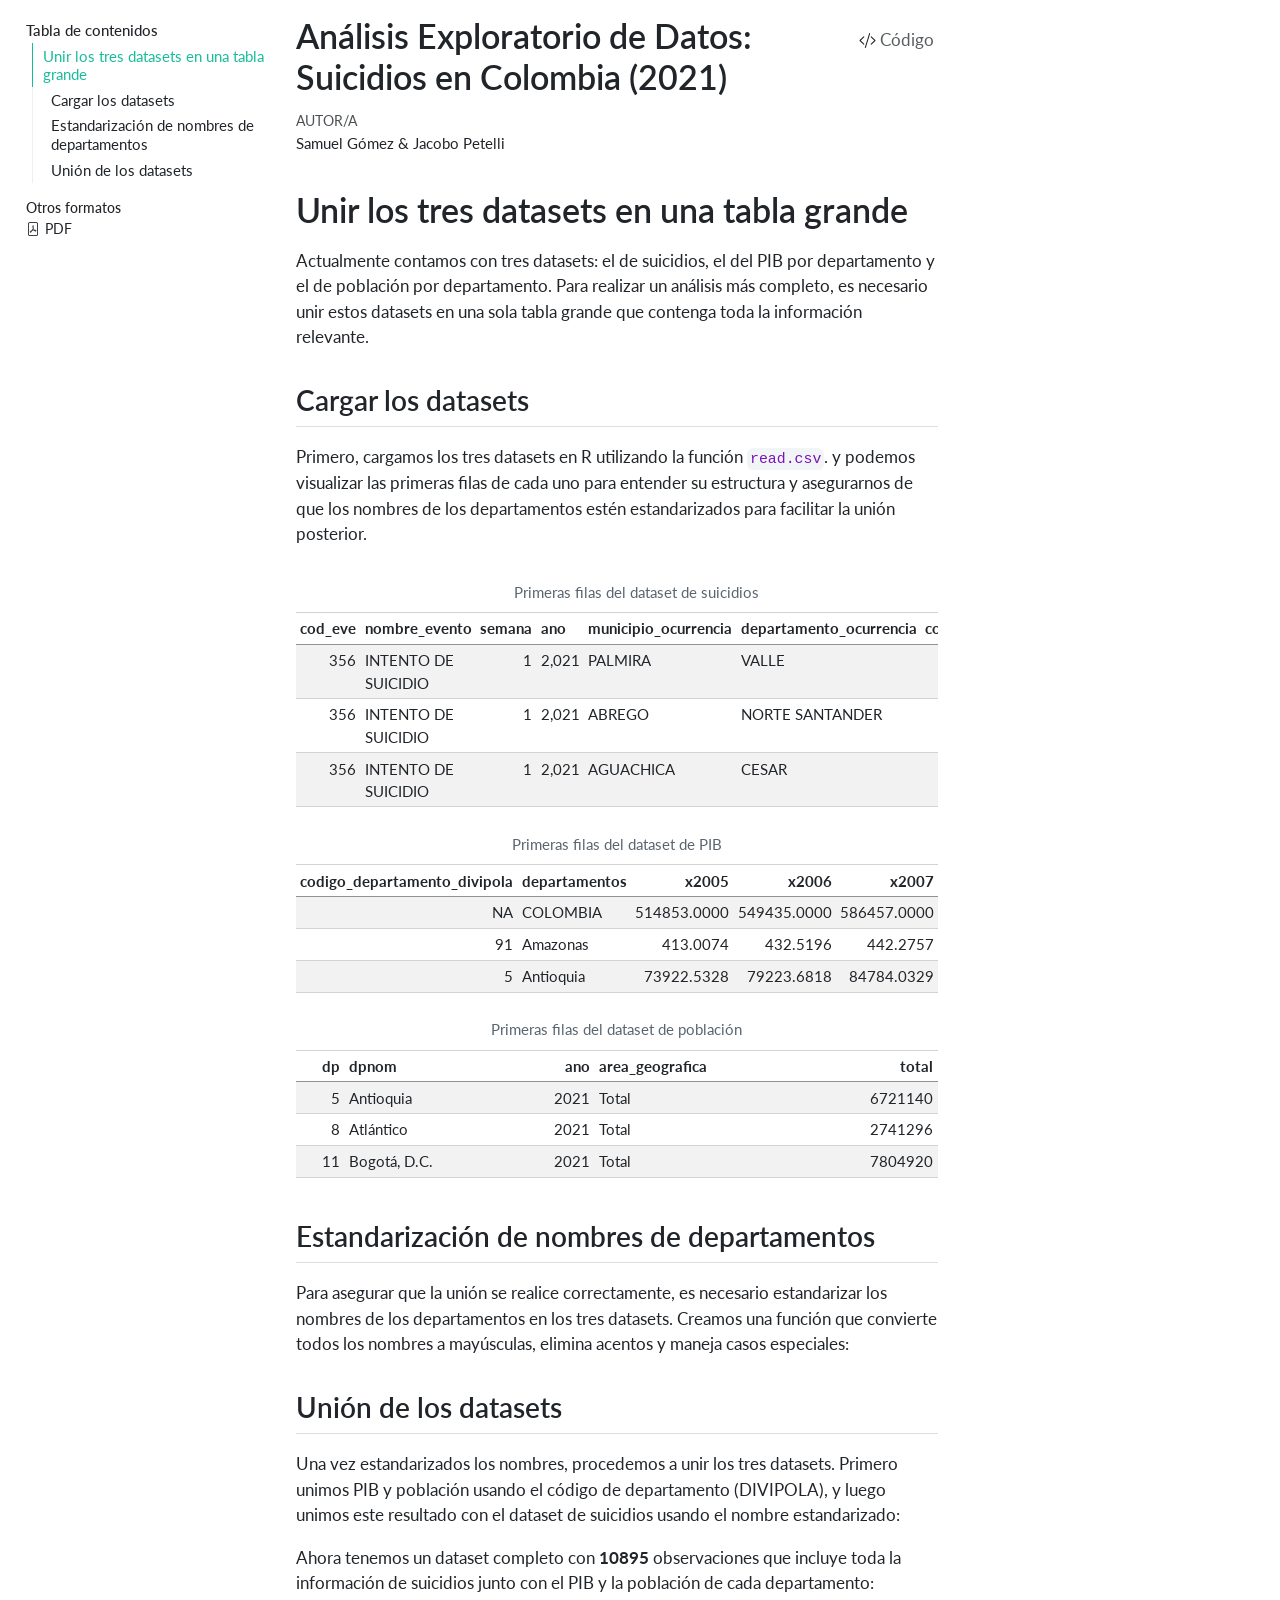
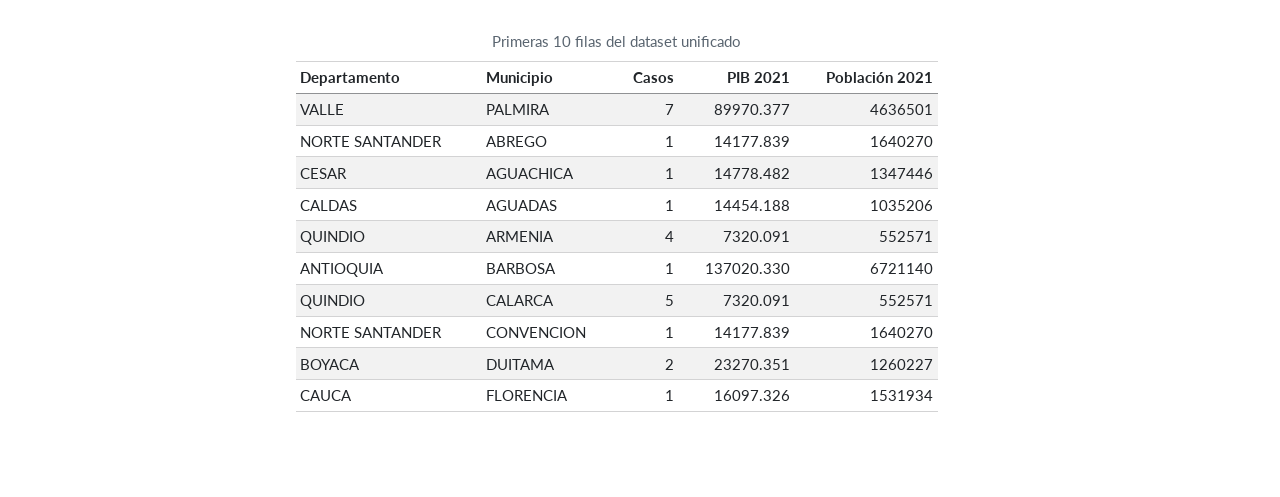
<file: export/eda_clase/eda_clase.html>
<!DOCTYPE html>
<html xmlns="http://www.w3.org/1999/xhtml" lang="es" xml:lang="es"><head>

<meta charset="utf-8">
<meta name="generator" content="quarto-1.8.27">

<meta name="viewport" content="width=device-width, initial-scale=1.0, user-scalable=yes">

<meta name="author" content="Samuel Gómez &amp; Jacobo Petelli">

<title>Análisis Exploratorio de Datos: Suicidios en Colombia (2021)</title>
<style>
code{white-space: pre-wrap;}
span.smallcaps{font-variant: small-caps;}
div.columns{display: flex; gap: min(4vw, 1.5em);}
div.column{flex: auto; overflow-x: auto;}
div.hanging-indent{margin-left: 1.5em; text-indent: -1.5em;}
ul.task-list{list-style: none;}
ul.task-list li input[type="checkbox"] {
  width: 0.8em;
  margin: 0 0.8em 0.2em -1em; /* quarto-specific, see https://github.com/quarto-dev/quarto-cli/issues/4556 */ 
  vertical-align: middle;
}
/* CSS for syntax highlighting */
html { -webkit-text-size-adjust: 100%; }
pre > code.sourceCode { white-space: pre; position: relative; }
pre > code.sourceCode > span { display: inline-block; line-height: 1.25; }
pre > code.sourceCode > span:empty { height: 1.2em; }
.sourceCode { overflow: visible; }
code.sourceCode > span { color: inherit; text-decoration: inherit; }
div.sourceCode { margin: 1em 0; }
pre.sourceCode { margin: 0; }
@media screen {
div.sourceCode { overflow: auto; }
}
@media print {
pre > code.sourceCode { white-space: pre-wrap; }
pre > code.sourceCode > span { text-indent: -5em; padding-left: 5em; }
}
pre.numberSource code
  { counter-reset: source-line 0; }
pre.numberSource code > span
  { position: relative; left: -4em; counter-increment: source-line; }
pre.numberSource code > span > a:first-child::before
  { content: counter(source-line);
    position: relative; left: -1em; text-align: right; vertical-align: baseline;
    border: none; display: inline-block;
    -webkit-touch-callout: none; -webkit-user-select: none;
    -khtml-user-select: none; -moz-user-select: none;
    -ms-user-select: none; user-select: none;
    padding: 0 4px; width: 4em;
  }
pre.numberSource { margin-left: 3em;  padding-left: 4px; }
div.sourceCode
  {   }
@media screen {
pre > code.sourceCode > span > a:first-child::before { text-decoration: underline; }
}
</style>


<script src="eda_clase_files/libs/clipboard/clipboard.min.js"></script>
<script src="eda_clase_files/libs/quarto-html/quarto.js" type="module"></script>
<script src="eda_clase_files/libs/quarto-html/tabsets/tabsets.js" type="module"></script>
<script src="eda_clase_files/libs/quarto-html/axe/axe-check.js" type="module"></script>
<script src="eda_clase_files/libs/quarto-html/popper.min.js"></script>
<script src="eda_clase_files/libs/quarto-html/tippy.umd.min.js"></script>
<script src="eda_clase_files/libs/quarto-html/anchor.min.js"></script>
<link href="eda_clase_files/libs/quarto-html/tippy.css" rel="stylesheet">
<link href="eda_clase_files/libs/quarto-html/quarto-syntax-highlighting-ed96de9b727972fe78a7b5d16c58bf87.css" rel="stylesheet" id="quarto-text-highlighting-styles">
<script src="eda_clase_files/libs/bootstrap/bootstrap.min.js"></script>
<link href="eda_clase_files/libs/bootstrap/bootstrap-icons.css" rel="stylesheet">
<link href="eda_clase_files/libs/bootstrap/bootstrap-82a8e0681529fff444bbc39736ff6b3a.min.css" rel="stylesheet" append-hash="true" id="quarto-bootstrap" data-mode="light">
<script src="eda_clase_files/libs/kePrint-0.0.1/kePrint.js"></script>
<link href="eda_clase_files/libs/lightable-0.0.1/lightable.css" rel="stylesheet">


</head>

<body class="quarto-light">

<div id="quarto-content" class="page-columns page-rows-contents page-layout-article toc-left">
<div id="quarto-sidebar-toc-left" class="sidebar toc-left">
  <nav id="TOC" role="doc-toc" class="toc-active">
    <h2 id="toc-title">Tabla de contenidos</h2>
   
  <ul>
  <li><a href="#unir-los-tres-datasets-en-una-tabla-grande" id="toc-unir-los-tres-datasets-en-una-tabla-grande" class="nav-link active" data-scroll-target="#unir-los-tres-datasets-en-una-tabla-grande">Unir los tres datasets en una tabla grande</a>
  <ul class="collapse">
  <li><a href="#cargar-los-datasets" id="toc-cargar-los-datasets" class="nav-link" data-scroll-target="#cargar-los-datasets">Cargar los datasets</a></li>
  <li><a href="#estandarización-de-nombres-de-departamentos" id="toc-estandarización-de-nombres-de-departamentos" class="nav-link" data-scroll-target="#estandarización-de-nombres-de-departamentos">Estandarización de nombres de departamentos</a></li>
  <li><a href="#unión-de-los-datasets" id="toc-unión-de-los-datasets" class="nav-link" data-scroll-target="#unión-de-los-datasets">Unión de los datasets</a></li>
  </ul></li>
  </ul>
<div class="quarto-alternate-formats"><h2>Otros formatos</h2><ul><li><a href="eda_clase.pdf"><i class="bi bi-file-pdf"></i>PDF</a></li></ul></div></nav>
</div>
<div id="quarto-margin-sidebar" class="sidebar margin-sidebar zindex-bottom">
</div>
<main class="content" id="quarto-document-content">

<header id="title-block-header" class="quarto-title-block default">
<div class="quarto-title">
<div class="quarto-title-block"><div><h1 class="title">Análisis Exploratorio de Datos: Suicidios en Colombia (2021)</h1><button type="button" class="btn code-tools-button" id="quarto-code-tools-source"><i class="bi"></i> Código</button></div></div>
</div>



<div class="quarto-title-meta">

    <div>
    <div class="quarto-title-meta-heading">Autor/a</div>
    <div class="quarto-title-meta-contents">
             <p>Samuel Gómez &amp; Jacobo Petelli </p>
          </div>
  </div>
    
  
    
  </div>
  


</header>


<section id="unir-los-tres-datasets-en-una-tabla-grande" class="level1">
<h1>Unir los tres datasets en una tabla grande</h1>
<p>Actualmente contamos con tres datasets: el de suicidios, el del PIB por departamento y el de población por departamento. Para realizar un análisis más completo, es necesario unir estos datasets en una sola tabla grande que contenga toda la información relevante.</p>
<section id="cargar-los-datasets" class="level2">
<h2 class="anchored" data-anchor-id="cargar-los-datasets">Cargar los datasets</h2>
<p>Primero, cargamos los tres datasets en R utilizando la función <code>read.csv</code>. y podemos visualizar las primeras filas de cada uno para entender su estructura y asegurarnos de que los nombres de los departamentos estén estandarizados para facilitar la unión posterior.</p>
<div class="cell">
<div class="cell-output-display">
<table class="table table-striped table-hover table-condensed caption-top table-sm small">
<caption>Primeras filas del dataset de suicidios</caption>
<thead>
<tr class="header">
<th style="text-align: right;" data-quarto-table-cell-role="th">cod_eve</th>
<th style="text-align: left;" data-quarto-table-cell-role="th">nombre_evento</th>
<th style="text-align: right;" data-quarto-table-cell-role="th">semana</th>
<th style="text-align: left;" data-quarto-table-cell-role="th">ano</th>
<th style="text-align: left;" data-quarto-table-cell-role="th">municipio_ocurrencia</th>
<th style="text-align: left;" data-quarto-table-cell-role="th">departamento_ocurrencia</th>
<th style="text-align: right;" data-quarto-table-cell-role="th">conteo</th>
</tr>
</thead>
<tbody>
<tr class="odd">
<td style="text-align: right;">356</td>
<td style="text-align: left;">INTENTO DE SUICIDIO</td>
<td style="text-align: right;">1</td>
<td style="text-align: left;">2,021</td>
<td style="text-align: left;">PALMIRA</td>
<td style="text-align: left;">VALLE</td>
<td style="text-align: right;">7</td>
</tr>
<tr class="even">
<td style="text-align: right;">356</td>
<td style="text-align: left;">INTENTO DE SUICIDIO</td>
<td style="text-align: right;">1</td>
<td style="text-align: left;">2,021</td>
<td style="text-align: left;">ABREGO</td>
<td style="text-align: left;">NORTE SANTANDER</td>
<td style="text-align: right;">1</td>
</tr>
<tr class="odd">
<td style="text-align: right;">356</td>
<td style="text-align: left;">INTENTO DE SUICIDIO</td>
<td style="text-align: right;">1</td>
<td style="text-align: left;">2,021</td>
<td style="text-align: left;">AGUACHICA</td>
<td style="text-align: left;">CESAR</td>
<td style="text-align: right;">1</td>
</tr>
</tbody>
</table>
</div>
<div class="cell-output-display">
<table class="table table-striped table-hover table-condensed caption-top table-sm small">
<caption>Primeras filas del dataset de PIB</caption>
<thead>
<tr class="header">
<th style="text-align: right;" data-quarto-table-cell-role="th">codigo_departamento_divipola</th>
<th style="text-align: left;" data-quarto-table-cell-role="th">departamentos</th>
<th style="text-align: right;" data-quarto-table-cell-role="th">x2005</th>
<th style="text-align: right;" data-quarto-table-cell-role="th">x2006</th>
<th style="text-align: right;" data-quarto-table-cell-role="th">x2007</th>
</tr>
</thead>
<tbody>
<tr class="odd">
<td style="text-align: right;">NA</td>
<td style="text-align: left;">COLOMBIA</td>
<td style="text-align: right;">514853.0000</td>
<td style="text-align: right;">549435.0000</td>
<td style="text-align: right;">586457.0000</td>
</tr>
<tr class="even">
<td style="text-align: right;">91</td>
<td style="text-align: left;">Amazonas</td>
<td style="text-align: right;">413.0074</td>
<td style="text-align: right;">432.5196</td>
<td style="text-align: right;">442.2757</td>
</tr>
<tr class="odd">
<td style="text-align: right;">5</td>
<td style="text-align: left;">Antioquia</td>
<td style="text-align: right;">73922.5328</td>
<td style="text-align: right;">79223.6818</td>
<td style="text-align: right;">84784.0329</td>
</tr>
</tbody>
</table>
</div>
<div class="cell-output-display">
<table class="table table-striped table-hover table-condensed caption-top table-sm small">
<caption>Primeras filas del dataset de población</caption>
<thead>
<tr class="header">
<th style="text-align: right;" data-quarto-table-cell-role="th">dp</th>
<th style="text-align: left;" data-quarto-table-cell-role="th">dpnom</th>
<th style="text-align: right;" data-quarto-table-cell-role="th">ano</th>
<th style="text-align: left;" data-quarto-table-cell-role="th">area_geografica</th>
<th style="text-align: right;" data-quarto-table-cell-role="th">total</th>
</tr>
</thead>
<tbody>
<tr class="odd">
<td style="text-align: right;">5</td>
<td style="text-align: left;">Antioquia</td>
<td style="text-align: right;">2021</td>
<td style="text-align: left;">Total</td>
<td style="text-align: right;">6721140</td>
</tr>
<tr class="even">
<td style="text-align: right;">8</td>
<td style="text-align: left;">Atlántico</td>
<td style="text-align: right;">2021</td>
<td style="text-align: left;">Total</td>
<td style="text-align: right;">2741296</td>
</tr>
<tr class="odd">
<td style="text-align: right;">11</td>
<td style="text-align: left;">Bogotá, D.C.</td>
<td style="text-align: right;">2021</td>
<td style="text-align: left;">Total</td>
<td style="text-align: right;">7804920</td>
</tr>
</tbody>
</table>
</div>
</div>
</section>
<section id="estandarización-de-nombres-de-departamentos" class="level2">
<h2 class="anchored" data-anchor-id="estandarización-de-nombres-de-departamentos">Estandarización de nombres de departamentos</h2>
<p>Para asegurar que la unión se realice correctamente, es necesario estandarizar los nombres de los departamentos en los tres datasets. Creamos una función que convierte todos los nombres a mayúsculas, elimina acentos y maneja casos especiales:</p>
</section>
<section id="unión-de-los-datasets" class="level2">
<h2 class="anchored" data-anchor-id="unión-de-los-datasets">Unión de los datasets</h2>
<p>Una vez estandarizados los nombres, procedemos a unir los tres datasets. Primero unimos PIB y población usando el código de departamento (DIVIPOLA), y luego unimos este resultado con el dataset de suicidios usando el nombre estandarizado:</p>
<p>Ahora tenemos un dataset completo con <strong>10895</strong> observaciones que incluye toda la información de suicidios junto con el PIB y la población de cada departamento:</p>
<div class="cell">
<div class="cell-output-display">
<table class="table table-striped table-hover table-condensed caption-top table-sm small">
<caption>Primeras 10 filas del dataset unificado</caption>
<thead>
<tr class="header">
<th style="text-align: left;" data-quarto-table-cell-role="th">Departamento</th>
<th style="text-align: left;" data-quarto-table-cell-role="th">Municipio</th>
<th style="text-align: right;" data-quarto-table-cell-role="th">Casos</th>
<th style="text-align: right;" data-quarto-table-cell-role="th">PIB 2021</th>
<th style="text-align: right;" data-quarto-table-cell-role="th">Población 2021</th>
</tr>
</thead>
<tbody>
<tr class="odd">
<td style="text-align: left;">VALLE</td>
<td style="text-align: left;">PALMIRA</td>
<td style="text-align: right;">7</td>
<td style="text-align: right;">89970.377</td>
<td style="text-align: right;">4636501</td>
</tr>
<tr class="even">
<td style="text-align: left;">NORTE SANTANDER</td>
<td style="text-align: left;">ABREGO</td>
<td style="text-align: right;">1</td>
<td style="text-align: right;">14177.839</td>
<td style="text-align: right;">1640270</td>
</tr>
<tr class="odd">
<td style="text-align: left;">CESAR</td>
<td style="text-align: left;">AGUACHICA</td>
<td style="text-align: right;">1</td>
<td style="text-align: right;">14778.482</td>
<td style="text-align: right;">1347446</td>
</tr>
<tr class="even">
<td style="text-align: left;">CALDAS</td>
<td style="text-align: left;">AGUADAS</td>
<td style="text-align: right;">1</td>
<td style="text-align: right;">14454.188</td>
<td style="text-align: right;">1035206</td>
</tr>
<tr class="odd">
<td style="text-align: left;">QUINDIO</td>
<td style="text-align: left;">ARMENIA</td>
<td style="text-align: right;">4</td>
<td style="text-align: right;">7320.091</td>
<td style="text-align: right;">552571</td>
</tr>
<tr class="even">
<td style="text-align: left;">ANTIOQUIA</td>
<td style="text-align: left;">BARBOSA</td>
<td style="text-align: right;">1</td>
<td style="text-align: right;">137020.330</td>
<td style="text-align: right;">6721140</td>
</tr>
<tr class="odd">
<td style="text-align: left;">QUINDIO</td>
<td style="text-align: left;">CALARCA</td>
<td style="text-align: right;">5</td>
<td style="text-align: right;">7320.091</td>
<td style="text-align: right;">552571</td>
</tr>
<tr class="even">
<td style="text-align: left;">NORTE SANTANDER</td>
<td style="text-align: left;">CONVENCION</td>
<td style="text-align: right;">1</td>
<td style="text-align: right;">14177.839</td>
<td style="text-align: right;">1640270</td>
</tr>
<tr class="odd">
<td style="text-align: left;">BOYACA</td>
<td style="text-align: left;">DUITAMA</td>
<td style="text-align: right;">2</td>
<td style="text-align: right;">23270.351</td>
<td style="text-align: right;">1260227</td>
</tr>
<tr class="even">
<td style="text-align: left;">CAUCA</td>
<td style="text-align: left;">FLORENCIA</td>
<td style="text-align: right;">1</td>
<td style="text-align: right;">16097.326</td>
<td style="text-align: right;">1531934</td>
</tr>
</tbody>
</table>
</div>
</div>
<!-- -->

</section>
</section>

</main>
<!-- /main column -->
<script id="quarto-html-after-body" type="application/javascript">
  window.document.addEventListener("DOMContentLoaded", function (event) {
    const icon = "";
    const anchorJS = new window.AnchorJS();
    anchorJS.options = {
      placement: 'right',
      icon: icon
    };
    anchorJS.add('.anchored');
    const isCodeAnnotation = (el) => {
      for (const clz of el.classList) {
        if (clz.startsWith('code-annotation-')) {                     
          return true;
        }
      }
      return false;
    }
    const onCopySuccess = function(e) {
      // button target
      const button = e.trigger;
      // don't keep focus
      button.blur();
      // flash "checked"
      button.classList.add('code-copy-button-checked');
      var currentTitle = button.getAttribute("title");
      button.setAttribute("title", "Copiado");
      let tooltip;
      if (window.bootstrap) {
        button.setAttribute("data-bs-toggle", "tooltip");
        button.setAttribute("data-bs-placement", "left");
        button.setAttribute("data-bs-title", "Copiado");
        tooltip = new bootstrap.Tooltip(button, 
          { trigger: "manual", 
            customClass: "code-copy-button-tooltip",
            offset: [0, -8]});
        tooltip.show();    
      }
      setTimeout(function() {
        if (tooltip) {
          tooltip.hide();
          button.removeAttribute("data-bs-title");
          button.removeAttribute("data-bs-toggle");
          button.removeAttribute("data-bs-placement");
        }
        button.setAttribute("title", currentTitle);
        button.classList.remove('code-copy-button-checked');
      }, 1000);
      // clear code selection
      e.clearSelection();
    }
    const getTextToCopy = function(trigger) {
      const outerScaffold = trigger.parentElement.cloneNode(true);
      const codeEl = outerScaffold.querySelector('code');
      for (const childEl of codeEl.children) {
        if (isCodeAnnotation(childEl)) {
          childEl.remove();
        }
      }
      return codeEl.innerText;
    }
    const clipboard = new window.ClipboardJS('.code-copy-button:not([data-in-quarto-modal])', {
      text: getTextToCopy
    });
    clipboard.on('success', onCopySuccess);
    if (window.document.getElementById('quarto-embedded-source-code-modal')) {
      const clipboardModal = new window.ClipboardJS('.code-copy-button[data-in-quarto-modal]', {
        text: getTextToCopy,
        container: window.document.getElementById('quarto-embedded-source-code-modal')
      });
      clipboardModal.on('success', onCopySuccess);
    }
    const viewSource = window.document.getElementById('quarto-view-source') ||
                       window.document.getElementById('quarto-code-tools-source');
    if (viewSource) {
      const sourceUrl = viewSource.getAttribute("data-quarto-source-url");
      viewSource.addEventListener("click", function(e) {
        if (sourceUrl) {
          // rstudio viewer pane
          if (/\bcapabilities=\b/.test(window.location)) {
            window.open(sourceUrl);
          } else {
            window.location.href = sourceUrl;
          }
        } else {
          const modal = new bootstrap.Modal(document.getElementById('quarto-embedded-source-code-modal'));
          modal.show();
        }
        return false;
      });
    }
    function toggleCodeHandler(show) {
      return function(e) {
        const detailsSrc = window.document.querySelectorAll(".cell > details > .sourceCode");
        for (let i=0; i<detailsSrc.length; i++) {
          const details = detailsSrc[i].parentElement;
          if (show) {
            details.open = true;
          } else {
            details.removeAttribute("open");
          }
        }
        const cellCodeDivs = window.document.querySelectorAll(".cell > .sourceCode");
        const fromCls = show ? "hidden" : "unhidden";
        const toCls = show ? "unhidden" : "hidden";
        for (let i=0; i<cellCodeDivs.length; i++) {
          const codeDiv = cellCodeDivs[i];
          if (codeDiv.classList.contains(fromCls)) {
            codeDiv.classList.remove(fromCls);
            codeDiv.classList.add(toCls);
          } 
        }
        return false;
      }
    }
    const hideAllCode = window.document.getElementById("quarto-hide-all-code");
    if (hideAllCode) {
      hideAllCode.addEventListener("click", toggleCodeHandler(false));
    }
    const showAllCode = window.document.getElementById("quarto-show-all-code");
    if (showAllCode) {
      showAllCode.addEventListener("click", toggleCodeHandler(true));
    }
      var localhostRegex = new RegExp(/^(?:http|https):\/\/localhost\:?[0-9]*\//);
      var mailtoRegex = new RegExp(/^mailto:/);
        var filterRegex = new RegExp('/' + window.location.host + '/');
      var isInternal = (href) => {
          return filterRegex.test(href) || localhostRegex.test(href) || mailtoRegex.test(href);
      }
      // Inspect non-navigation links and adorn them if external
     var links = window.document.querySelectorAll('a[href]:not(.nav-link):not(.navbar-brand):not(.toc-action):not(.sidebar-link):not(.sidebar-item-toggle):not(.pagination-link):not(.no-external):not([aria-hidden]):not(.dropdown-item):not(.quarto-navigation-tool):not(.about-link)');
      for (var i=0; i<links.length; i++) {
        const link = links[i];
        if (!isInternal(link.href)) {
          // undo the damage that might have been done by quarto-nav.js in the case of
          // links that we want to consider external
          if (link.dataset.originalHref !== undefined) {
            link.href = link.dataset.originalHref;
          }
        }
      }
    function tippyHover(el, contentFn, onTriggerFn, onUntriggerFn) {
      const config = {
        allowHTML: true,
        maxWidth: 500,
        delay: 100,
        arrow: false,
        appendTo: function(el) {
            return el.parentElement;
        },
        interactive: true,
        interactiveBorder: 10,
        theme: 'quarto',
        placement: 'bottom-start',
      };
      if (contentFn) {
        config.content = contentFn;
      }
      if (onTriggerFn) {
        config.onTrigger = onTriggerFn;
      }
      if (onUntriggerFn) {
        config.onUntrigger = onUntriggerFn;
      }
      window.tippy(el, config); 
    }
    const noterefs = window.document.querySelectorAll('a[role="doc-noteref"]');
    for (var i=0; i<noterefs.length; i++) {
      const ref = noterefs[i];
      tippyHover(ref, function() {
        // use id or data attribute instead here
        let href = ref.getAttribute('data-footnote-href') || ref.getAttribute('href');
        try { href = new URL(href).hash; } catch {}
        const id = href.replace(/^#\/?/, "");
        const note = window.document.getElementById(id);
        if (note) {
          return note.innerHTML;
        } else {
          return "";
        }
      });
    }
    const xrefs = window.document.querySelectorAll('a.quarto-xref');
    const processXRef = (id, note) => {
      // Strip column container classes
      const stripColumnClz = (el) => {
        el.classList.remove("page-full", "page-columns");
        if (el.children) {
          for (const child of el.children) {
            stripColumnClz(child);
          }
        }
      }
      stripColumnClz(note)
      if (id === null || id.startsWith('sec-')) {
        // Special case sections, only their first couple elements
        const container = document.createElement("div");
        if (note.children && note.children.length > 2) {
          container.appendChild(note.children[0].cloneNode(true));
          for (let i = 1; i < note.children.length; i++) {
            const child = note.children[i];
            if (child.tagName === "P" && child.innerText === "") {
              continue;
            } else {
              container.appendChild(child.cloneNode(true));
              break;
            }
          }
          if (window.Quarto?.typesetMath) {
            window.Quarto.typesetMath(container);
          }
          return container.innerHTML
        } else {
          if (window.Quarto?.typesetMath) {
            window.Quarto.typesetMath(note);
          }
          return note.innerHTML;
        }
      } else {
        // Remove any anchor links if they are present
        const anchorLink = note.querySelector('a.anchorjs-link');
        if (anchorLink) {
          anchorLink.remove();
        }
        if (window.Quarto?.typesetMath) {
          window.Quarto.typesetMath(note);
        }
        if (note.classList.contains("callout")) {
          return note.outerHTML;
        } else {
          return note.innerHTML;
        }
      }
    }
    for (var i=0; i<xrefs.length; i++) {
      const xref = xrefs[i];
      tippyHover(xref, undefined, function(instance) {
        instance.disable();
        let url = xref.getAttribute('href');
        let hash = undefined; 
        if (url.startsWith('#')) {
          hash = url;
        } else {
          try { hash = new URL(url).hash; } catch {}
        }
        if (hash) {
          const id = hash.replace(/^#\/?/, "");
          const note = window.document.getElementById(id);
          if (note !== null) {
            try {
              const html = processXRef(id, note.cloneNode(true));
              instance.setContent(html);
            } finally {
              instance.enable();
              instance.show();
            }
          } else {
            // See if we can fetch this
            fetch(url.split('#')[0])
            .then(res => res.text())
            .then(html => {
              const parser = new DOMParser();
              const htmlDoc = parser.parseFromString(html, "text/html");
              const note = htmlDoc.getElementById(id);
              if (note !== null) {
                const html = processXRef(id, note);
                instance.setContent(html);
              } 
            }).finally(() => {
              instance.enable();
              instance.show();
            });
          }
        } else {
          // See if we can fetch a full url (with no hash to target)
          // This is a special case and we should probably do some content thinning / targeting
          fetch(url)
          .then(res => res.text())
          .then(html => {
            const parser = new DOMParser();
            const htmlDoc = parser.parseFromString(html, "text/html");
            const note = htmlDoc.querySelector('main.content');
            if (note !== null) {
              // This should only happen for chapter cross references
              // (since there is no id in the URL)
              // remove the first header
              if (note.children.length > 0 && note.children[0].tagName === "HEADER") {
                note.children[0].remove();
              }
              const html = processXRef(null, note);
              instance.setContent(html);
            } 
          }).finally(() => {
            instance.enable();
            instance.show();
          });
        }
      }, function(instance) {
      });
    }
        let selectedAnnoteEl;
        const selectorForAnnotation = ( cell, annotation) => {
          let cellAttr = 'data-code-cell="' + cell + '"';
          let lineAttr = 'data-code-annotation="' +  annotation + '"';
          const selector = 'span[' + cellAttr + '][' + lineAttr + ']';
          return selector;
        }
        const selectCodeLines = (annoteEl) => {
          const doc = window.document;
          const targetCell = annoteEl.getAttribute("data-target-cell");
          const targetAnnotation = annoteEl.getAttribute("data-target-annotation");
          const annoteSpan = window.document.querySelector(selectorForAnnotation(targetCell, targetAnnotation));
          const lines = annoteSpan.getAttribute("data-code-lines").split(",");
          const lineIds = lines.map((line) => {
            return targetCell + "-" + line;
          })
          let top = null;
          let height = null;
          let parent = null;
          if (lineIds.length > 0) {
              //compute the position of the single el (top and bottom and make a div)
              const el = window.document.getElementById(lineIds[0]);
              top = el.offsetTop;
              height = el.offsetHeight;
              parent = el.parentElement.parentElement;
            if (lineIds.length > 1) {
              const lastEl = window.document.getElementById(lineIds[lineIds.length - 1]);
              const bottom = lastEl.offsetTop + lastEl.offsetHeight;
              height = bottom - top;
            }
            if (top !== null && height !== null && parent !== null) {
              // cook up a div (if necessary) and position it 
              let div = window.document.getElementById("code-annotation-line-highlight");
              if (div === null) {
                div = window.document.createElement("div");
                div.setAttribute("id", "code-annotation-line-highlight");
                div.style.position = 'absolute';
                parent.appendChild(div);
              }
              div.style.top = top - 2 + "px";
              div.style.height = height + 4 + "px";
              div.style.left = 0;
              let gutterDiv = window.document.getElementById("code-annotation-line-highlight-gutter");
              if (gutterDiv === null) {
                gutterDiv = window.document.createElement("div");
                gutterDiv.setAttribute("id", "code-annotation-line-highlight-gutter");
                gutterDiv.style.position = 'absolute';
                const codeCell = window.document.getElementById(targetCell);
                const gutter = codeCell.querySelector('.code-annotation-gutter');
                gutter.appendChild(gutterDiv);
              }
              gutterDiv.style.top = top - 2 + "px";
              gutterDiv.style.height = height + 4 + "px";
            }
            selectedAnnoteEl = annoteEl;
          }
        };
        const unselectCodeLines = () => {
          const elementsIds = ["code-annotation-line-highlight", "code-annotation-line-highlight-gutter"];
          elementsIds.forEach((elId) => {
            const div = window.document.getElementById(elId);
            if (div) {
              div.remove();
            }
          });
          selectedAnnoteEl = undefined;
        };
          // Handle positioning of the toggle
      window.addEventListener(
        "resize",
        throttle(() => {
          elRect = undefined;
          if (selectedAnnoteEl) {
            selectCodeLines(selectedAnnoteEl);
          }
        }, 10)
      );
      function throttle(fn, ms) {
      let throttle = false;
      let timer;
        return (...args) => {
          if(!throttle) { // first call gets through
              fn.apply(this, args);
              throttle = true;
          } else { // all the others get throttled
              if(timer) clearTimeout(timer); // cancel #2
              timer = setTimeout(() => {
                fn.apply(this, args);
                timer = throttle = false;
              }, ms);
          }
        };
      }
        // Attach click handler to the DT
        const annoteDls = window.document.querySelectorAll('dt[data-target-cell]');
        for (const annoteDlNode of annoteDls) {
          annoteDlNode.addEventListener('click', (event) => {
            const clickedEl = event.target;
            if (clickedEl !== selectedAnnoteEl) {
              unselectCodeLines();
              const activeEl = window.document.querySelector('dt[data-target-cell].code-annotation-active');
              if (activeEl) {
                activeEl.classList.remove('code-annotation-active');
              }
              selectCodeLines(clickedEl);
              clickedEl.classList.add('code-annotation-active');
            } else {
              // Unselect the line
              unselectCodeLines();
              clickedEl.classList.remove('code-annotation-active');
            }
          });
        }
    const findCites = (el) => {
      const parentEl = el.parentElement;
      if (parentEl) {
        const cites = parentEl.dataset.cites;
        if (cites) {
          return {
            el,
            cites: cites.split(' ')
          };
        } else {
          return findCites(el.parentElement)
        }
      } else {
        return undefined;
      }
    };
    var bibliorefs = window.document.querySelectorAll('a[role="doc-biblioref"]');
    for (var i=0; i<bibliorefs.length; i++) {
      const ref = bibliorefs[i];
      const citeInfo = findCites(ref);
      if (citeInfo) {
        tippyHover(citeInfo.el, function() {
          var popup = window.document.createElement('div');
          citeInfo.cites.forEach(function(cite) {
            var citeDiv = window.document.createElement('div');
            citeDiv.classList.add('hanging-indent');
            citeDiv.classList.add('csl-entry');
            var biblioDiv = window.document.getElementById('ref-' + cite);
            if (biblioDiv) {
              citeDiv.innerHTML = biblioDiv.innerHTML;
            }
            popup.appendChild(citeDiv);
          });
          return popup.innerHTML;
        });
      }
    }
  });
  </script><div class="modal fade" id="quarto-embedded-source-code-modal" tabindex="-1" aria-labelledby="quarto-embedded-source-code-modal-label" aria-hidden="true"><div class="modal-dialog modal-dialog-scrollable"><div class="modal-content"><div class="modal-header"><h5 class="modal-title" id="quarto-embedded-source-code-modal-label">Ejecutar el código</h5><button class="btn-close" data-bs-dismiss="modal"></button></div><div class="modal-body"><div class="">
<div class="code-copy-outer-scaffold"><div class="sourceCode" id="cb1" data-shortcodes="false"><pre class="sourceCode markdown code-with-copy"><code class="sourceCode markdown"><span id="cb1-1"><a href="#cb1-1" aria-hidden="true" tabindex="-1"></a><span class="co">---</span></span>
<span id="cb1-2"><a href="#cb1-2" aria-hidden="true" tabindex="-1"></a><span class="an">title:</span><span class="co"> "Análisis Exploratorio de Datos: Suicidios en Colombia (2021)"</span></span>
<span id="cb1-3"><a href="#cb1-3" aria-hidden="true" tabindex="-1"></a><span class="an">author:</span><span class="co"> "Samuel Gómez &amp; Jacobo Petelli"</span></span>
<span id="cb1-4"><a href="#cb1-4" aria-hidden="true" tabindex="-1"></a><span class="an">format:</span></span>
<span id="cb1-5"><a href="#cb1-5" aria-hidden="true" tabindex="-1"></a><span class="co">  html:</span></span>
<span id="cb1-6"><a href="#cb1-6" aria-hidden="true" tabindex="-1"></a><span class="co">    theme: flatly</span></span>
<span id="cb1-7"><a href="#cb1-7" aria-hidden="true" tabindex="-1"></a><span class="co">    toc: true</span></span>
<span id="cb1-8"><a href="#cb1-8" aria-hidden="true" tabindex="-1"></a><span class="co">    toc-location: left</span></span>
<span id="cb1-9"><a href="#cb1-9" aria-hidden="true" tabindex="-1"></a><span class="co">    code-fold: true</span></span>
<span id="cb1-10"><a href="#cb1-10" aria-hidden="true" tabindex="-1"></a><span class="co">    code-tools: true</span></span>
<span id="cb1-11"><a href="#cb1-11" aria-hidden="true" tabindex="-1"></a><span class="co">  pdf:</span></span>
<span id="cb1-12"><a href="#cb1-12" aria-hidden="true" tabindex="-1"></a><span class="co">    toc: true</span></span>
<span id="cb1-13"><a href="#cb1-13" aria-hidden="true" tabindex="-1"></a><span class="co">    number-sections: true</span></span>
<span id="cb1-14"><a href="#cb1-14" aria-hidden="true" tabindex="-1"></a><span class="an">lang:</span><span class="co"> es</span></span>
<span id="cb1-15"><a href="#cb1-15" aria-hidden="true" tabindex="-1"></a><span class="an">execute:</span></span>
<span id="cb1-16"><a href="#cb1-16" aria-hidden="true" tabindex="-1"></a><span class="co">  echo: false</span></span>
<span id="cb1-17"><a href="#cb1-17" aria-hidden="true" tabindex="-1"></a><span class="co">  warning: false</span></span>
<span id="cb1-18"><a href="#cb1-18" aria-hidden="true" tabindex="-1"></a><span class="co">  message: false</span></span>
<span id="cb1-19"><a href="#cb1-19" aria-hidden="true" tabindex="-1"></a><span class="co">---</span></span>
<span id="cb1-20"><a href="#cb1-20" aria-hidden="true" tabindex="-1"></a></span>
<span id="cb1-23"><a href="#cb1-23" aria-hidden="true" tabindex="-1"></a><span class="in">```{r}</span></span>
<span id="cb1-24"><a href="#cb1-24" aria-hidden="true" tabindex="-1"></a><span class="co"># Cargar las librerías necesarias</span></span>
<span id="cb1-25"><a href="#cb1-25" aria-hidden="true" tabindex="-1"></a><span class="fu">library</span>(dplyr)</span>
<span id="cb1-26"><a href="#cb1-26" aria-hidden="true" tabindex="-1"></a><span class="fu">library</span>(ggplot2)</span>
<span id="cb1-27"><a href="#cb1-27" aria-hidden="true" tabindex="-1"></a><span class="fu">library</span>(readr)</span>
<span id="cb1-28"><a href="#cb1-28" aria-hidden="true" tabindex="-1"></a><span class="fu">library</span>(knitr)</span>
<span id="cb1-29"><a href="#cb1-29" aria-hidden="true" tabindex="-1"></a><span class="fu">library</span>(kableExtra)</span>
<span id="cb1-30"><a href="#cb1-30" aria-hidden="true" tabindex="-1"></a><span class="in">```</span></span>
<span id="cb1-31"><a href="#cb1-31" aria-hidden="true" tabindex="-1"></a></span>
<span id="cb1-32"><a href="#cb1-32" aria-hidden="true" tabindex="-1"></a><span class="fu"># Unir los tres datasets en una tabla grande</span></span>
<span id="cb1-33"><a href="#cb1-33" aria-hidden="true" tabindex="-1"></a></span>
<span id="cb1-34"><a href="#cb1-34" aria-hidden="true" tabindex="-1"></a>Actualmente contamos con tres datasets: el de suicidios, el del PIB por departamento y el de población por departamento. Para realizar un análisis más completo, es necesario unir estos datasets en una sola tabla grande que contenga toda la información relevante.</span>
<span id="cb1-35"><a href="#cb1-35" aria-hidden="true" tabindex="-1"></a></span>
<span id="cb1-36"><a href="#cb1-36" aria-hidden="true" tabindex="-1"></a><span class="fu">## Cargar los datasets</span></span>
<span id="cb1-37"><a href="#cb1-37" aria-hidden="true" tabindex="-1"></a>Primero, cargamos los tres datasets en R utilizando la función <span class="in">`read.csv`</span>. y podemos visualizar las primeras filas de cada uno para entender su estructura y asegurarnos de que los nombres de los departamentos estén estandarizados para facilitar la unión posterior.</span>
<span id="cb1-38"><a href="#cb1-38" aria-hidden="true" tabindex="-1"></a></span>
<span id="cb1-41"><a href="#cb1-41" aria-hidden="true" tabindex="-1"></a><span class="in">```{r}</span></span>
<span id="cb1-42"><a href="#cb1-42" aria-hidden="true" tabindex="-1"></a><span class="co"># Leer los datasets</span></span>
<span id="cb1-43"><a href="#cb1-43" aria-hidden="true" tabindex="-1"></a></span>
<span id="cb1-44"><a href="#cb1-44" aria-hidden="true" tabindex="-1"></a>suicidios <span class="ot">&lt;-</span> <span class="fu">read.csv</span>(<span class="st">"data/datos_suicidios_2021.csv"</span>) <span class="sc">%&gt;%</span> janitor<span class="sc">::</span><span class="fu">clean_names</span>()</span>
<span id="cb1-45"><a href="#cb1-45" aria-hidden="true" tabindex="-1"></a>pib <span class="ot">&lt;-</span> <span class="fu">read.csv2</span>(<span class="st">"data/PIB_departamental.csv"</span>) <span class="sc">%&gt;%</span> janitor<span class="sc">::</span><span class="fu">clean_names</span>()</span>
<span id="cb1-46"><a href="#cb1-46" aria-hidden="true" tabindex="-1"></a>poblacion <span class="ot">&lt;-</span> <span class="fu">read.csv2</span>(<span class="st">"data/poblacion_departamentos_2021.csv"</span>) <span class="sc">%&gt;%</span> janitor<span class="sc">::</span><span class="fu">clean_names</span>()</span>
<span id="cb1-47"><a href="#cb1-47" aria-hidden="true" tabindex="-1"></a></span>
<span id="cb1-48"><a href="#cb1-48" aria-hidden="true" tabindex="-1"></a><span class="co"># Mostrar las primeras filas de cada dataset con kable</span></span>
<span id="cb1-49"><a href="#cb1-49" aria-hidden="true" tabindex="-1"></a><span class="fu">kable</span>(<span class="fu">head</span>(suicidios, <span class="dv">3</span>), <span class="at">caption =</span> <span class="st">"Primeras filas del dataset de suicidios"</span>) <span class="sc">%&gt;%</span></span>
<span id="cb1-50"><a href="#cb1-50" aria-hidden="true" tabindex="-1"></a>  <span class="fu">kable_styling</span>(<span class="at">bootstrap_options =</span> <span class="fu">c</span>(<span class="st">"striped"</span>, <span class="st">"hover"</span>, <span class="st">"condensed"</span>))</span>
<span id="cb1-51"><a href="#cb1-51" aria-hidden="true" tabindex="-1"></a></span>
<span id="cb1-52"><a href="#cb1-52" aria-hidden="true" tabindex="-1"></a><span class="fu">kable</span>(<span class="fu">head</span>(pib[,<span class="dv">1</span><span class="sc">:</span><span class="dv">5</span>], <span class="dv">3</span>), <span class="at">caption =</span> <span class="st">"Primeras filas del dataset de PIB"</span>) <span class="sc">%&gt;%</span></span>
<span id="cb1-53"><a href="#cb1-53" aria-hidden="true" tabindex="-1"></a>  <span class="fu">kable_styling</span>(<span class="at">bootstrap_options =</span> <span class="fu">c</span>(<span class="st">"striped"</span>, <span class="st">"hover"</span>, <span class="st">"condensed"</span>))</span>
<span id="cb1-54"><a href="#cb1-54" aria-hidden="true" tabindex="-1"></a></span>
<span id="cb1-55"><a href="#cb1-55" aria-hidden="true" tabindex="-1"></a><span class="fu">kable</span>(<span class="fu">head</span>(poblacion, <span class="dv">3</span>), <span class="at">caption =</span> <span class="st">"Primeras filas del dataset de población"</span>) <span class="sc">%&gt;%</span></span>
<span id="cb1-56"><a href="#cb1-56" aria-hidden="true" tabindex="-1"></a>  <span class="fu">kable_styling</span>(<span class="at">bootstrap_options =</span> <span class="fu">c</span>(<span class="st">"striped"</span>, <span class="st">"hover"</span>, <span class="st">"condensed"</span>))</span>
<span id="cb1-57"><a href="#cb1-57" aria-hidden="true" tabindex="-1"></a><span class="in">```</span></span>
<span id="cb1-58"><a href="#cb1-58" aria-hidden="true" tabindex="-1"></a></span>
<span id="cb1-59"><a href="#cb1-59" aria-hidden="true" tabindex="-1"></a></span>
<span id="cb1-60"><a href="#cb1-60" aria-hidden="true" tabindex="-1"></a><span class="fu">## Estandarización de nombres de departamentos</span></span>
<span id="cb1-61"><a href="#cb1-61" aria-hidden="true" tabindex="-1"></a></span>
<span id="cb1-62"><a href="#cb1-62" aria-hidden="true" tabindex="-1"></a>Para asegurar que la unión se realice correctamente, es necesario estandarizar los nombres de los departamentos en los tres datasets. Creamos una función que convierte todos los nombres a mayúsculas, elimina acentos y maneja casos especiales:</span>
<span id="cb1-63"><a href="#cb1-63" aria-hidden="true" tabindex="-1"></a></span>
<span id="cb1-66"><a href="#cb1-66" aria-hidden="true" tabindex="-1"></a><span class="in">```{r}</span></span>
<span id="cb1-67"><a href="#cb1-67" aria-hidden="true" tabindex="-1"></a><span class="co"># Función para estandarizar nombres de departamentos</span></span>
<span id="cb1-68"><a href="#cb1-68" aria-hidden="true" tabindex="-1"></a>estandarizar_nombre <span class="ot">&lt;-</span> <span class="cf">function</span>(nombre) {</span>
<span id="cb1-69"><a href="#cb1-69" aria-hidden="true" tabindex="-1"></a>  <span class="co"># Convertir a mayúsculas y quitar acentos</span></span>
<span id="cb1-70"><a href="#cb1-70" aria-hidden="true" tabindex="-1"></a>  nombre_std <span class="ot">&lt;-</span> <span class="fu">toupper</span>(nombre)</span>
<span id="cb1-71"><a href="#cb1-71" aria-hidden="true" tabindex="-1"></a>  nombre_std <span class="ot">&lt;-</span> <span class="fu">chartr</span>(<span class="st">"ÁÉÍÓÚÑÜ"</span>, <span class="st">"AEIOUNÜ"</span>, nombre_std)</span>
<span id="cb1-72"><a href="#cb1-72" aria-hidden="true" tabindex="-1"></a>  </span>
<span id="cb1-73"><a href="#cb1-73" aria-hidden="true" tabindex="-1"></a>  <span class="co"># Casos especiales</span></span>
<span id="cb1-74"><a href="#cb1-74" aria-hidden="true" tabindex="-1"></a>  nombre_std <span class="ot">&lt;-</span> <span class="fu">case_when</span>(</span>
<span id="cb1-75"><a href="#cb1-75" aria-hidden="true" tabindex="-1"></a>    <span class="fu">grepl</span>(<span class="st">"BOGOTA"</span>, nombre_std) <span class="sc">~</span> <span class="st">"BOGOTA"</span>,</span>
<span id="cb1-76"><a href="#cb1-76" aria-hidden="true" tabindex="-1"></a>    <span class="fu">grepl</span>(<span class="st">"LA GUAJIRA"</span>, nombre_std) <span class="sc">~</span> <span class="st">"GUAJIRA"</span>,</span>
<span id="cb1-77"><a href="#cb1-77" aria-hidden="true" tabindex="-1"></a>    <span class="fu">grepl</span>(<span class="st">"NORTE.*SANTANDER"</span>, nombre_std) <span class="sc">~</span> <span class="st">"NORTE SANTANDER"</span>,</span>
<span id="cb1-78"><a href="#cb1-78" aria-hidden="true" tabindex="-1"></a>    <span class="fu">grepl</span>(<span class="st">"SAN ANDRES|ARCHIPIELAGO"</span>, nombre_std) <span class="sc">~</span> <span class="st">"SAN ANDRES"</span>,</span>
<span id="cb1-79"><a href="#cb1-79" aria-hidden="true" tabindex="-1"></a>    <span class="fu">grepl</span>(<span class="st">"VALLE.*CAUCA"</span>, nombre_std) <span class="sc">~</span> <span class="st">"VALLE"</span>,</span>
<span id="cb1-80"><a href="#cb1-80" aria-hidden="true" tabindex="-1"></a>    <span class="cn">TRUE</span> <span class="sc">~</span> nombre_std</span>
<span id="cb1-81"><a href="#cb1-81" aria-hidden="true" tabindex="-1"></a>  )</span>
<span id="cb1-82"><a href="#cb1-82" aria-hidden="true" tabindex="-1"></a>  </span>
<span id="cb1-83"><a href="#cb1-83" aria-hidden="true" tabindex="-1"></a>  <span class="co"># Limpiar espacios extras</span></span>
<span id="cb1-84"><a href="#cb1-84" aria-hidden="true" tabindex="-1"></a>  nombre_std <span class="ot">&lt;-</span> <span class="fu">trimws</span>(nombre_std)</span>
<span id="cb1-85"><a href="#cb1-85" aria-hidden="true" tabindex="-1"></a>  nombre_std <span class="ot">&lt;-</span> <span class="fu">gsub</span>(<span class="st">"</span><span class="sc">\\</span><span class="st">s+"</span>, <span class="st">" "</span>, nombre_std)</span>
<span id="cb1-86"><a href="#cb1-86" aria-hidden="true" tabindex="-1"></a>  </span>
<span id="cb1-87"><a href="#cb1-87" aria-hidden="true" tabindex="-1"></a>  <span class="fu">return</span>(nombre_std)</span>
<span id="cb1-88"><a href="#cb1-88" aria-hidden="true" tabindex="-1"></a>}</span>
<span id="cb1-89"><a href="#cb1-89" aria-hidden="true" tabindex="-1"></a></span>
<span id="cb1-90"><a href="#cb1-90" aria-hidden="true" tabindex="-1"></a><span class="co"># Aplicar estandarización a los tres datasets</span></span>
<span id="cb1-91"><a href="#cb1-91" aria-hidden="true" tabindex="-1"></a>pib <span class="ot">&lt;-</span> pib <span class="sc">%&gt;%</span> </span>
<span id="cb1-92"><a href="#cb1-92" aria-hidden="true" tabindex="-1"></a>    <span class="fu">mutate</span>(<span class="at">dpto_std =</span> <span class="fu">estandarizar_nombre</span>(departamentos))</span>
<span id="cb1-93"><a href="#cb1-93" aria-hidden="true" tabindex="-1"></a></span>
<span id="cb1-94"><a href="#cb1-94" aria-hidden="true" tabindex="-1"></a>poblacion <span class="ot">&lt;-</span> poblacion <span class="sc">%&gt;%</span> </span>
<span id="cb1-95"><a href="#cb1-95" aria-hidden="true" tabindex="-1"></a>    <span class="fu">mutate</span>(<span class="at">dpto_std =</span> <span class="fu">estandarizar_nombre</span>(dpnom))</span>
<span id="cb1-96"><a href="#cb1-96" aria-hidden="true" tabindex="-1"></a></span>
<span id="cb1-97"><a href="#cb1-97" aria-hidden="true" tabindex="-1"></a>suicidios <span class="ot">&lt;-</span> suicidios <span class="sc">%&gt;%</span> </span>
<span id="cb1-98"><a href="#cb1-98" aria-hidden="true" tabindex="-1"></a>    <span class="fu">mutate</span>(<span class="at">dpto_std =</span> <span class="fu">estandarizar_nombre</span>(departamento_ocurrencia))</span>
<span id="cb1-99"><a href="#cb1-99" aria-hidden="true" tabindex="-1"></a><span class="in">```</span></span>
<span id="cb1-100"><a href="#cb1-100" aria-hidden="true" tabindex="-1"></a></span>
<span id="cb1-101"><a href="#cb1-101" aria-hidden="true" tabindex="-1"></a><span class="fu">## Unión de los datasets</span></span>
<span id="cb1-102"><a href="#cb1-102" aria-hidden="true" tabindex="-1"></a></span>
<span id="cb1-103"><a href="#cb1-103" aria-hidden="true" tabindex="-1"></a>Una vez estandarizados los nombres, procedemos a unir los tres datasets. Primero unimos PIB y población usando el código de departamento (DIVIPOLA), y luego unimos este resultado con el dataset de suicidios usando el nombre estandarizado:</span>
<span id="cb1-104"><a href="#cb1-104" aria-hidden="true" tabindex="-1"></a></span>
<span id="cb1-107"><a href="#cb1-107" aria-hidden="true" tabindex="-1"></a><span class="in">```{r}</span></span>
<span id="cb1-108"><a href="#cb1-108" aria-hidden="true" tabindex="-1"></a><span class="co"># Unir PIB y población</span></span>
<span id="cb1-109"><a href="#cb1-109" aria-hidden="true" tabindex="-1"></a>datos_dpto <span class="ot">&lt;-</span> pib <span class="sc">|&gt;</span></span>
<span id="cb1-110"><a href="#cb1-110" aria-hidden="true" tabindex="-1"></a>  <span class="fu">left_join</span>(poblacion <span class="sc">|&gt;</span> <span class="fu">select</span>(dp, total, dpto_std), </span>
<span id="cb1-111"><a href="#cb1-111" aria-hidden="true" tabindex="-1"></a>            <span class="at">by =</span> <span class="fu">join_by</span>(dpto_std)) <span class="sc">|&gt;</span></span>
<span id="cb1-112"><a href="#cb1-112" aria-hidden="true" tabindex="-1"></a>  <span class="fu">rename</span>(<span class="at">cod_dpto =</span> dp, <span class="at">poblacion_2021 =</span> total)</span>
<span id="cb1-113"><a href="#cb1-113" aria-hidden="true" tabindex="-1"></a></span>
<span id="cb1-114"><a href="#cb1-114" aria-hidden="true" tabindex="-1"></a><span class="co"># Unir con suicidios</span></span>
<span id="cb1-115"><a href="#cb1-115" aria-hidden="true" tabindex="-1"></a>datos_completos <span class="ot">&lt;-</span> suicidios <span class="sc">|&gt;</span></span>
<span id="cb1-116"><a href="#cb1-116" aria-hidden="true" tabindex="-1"></a>  <span class="fu">left_join</span>(datos_dpto <span class="sc">|&gt;</span> <span class="fu">select</span>(dpto_std, x2021, poblacion_2021),</span>
<span id="cb1-117"><a href="#cb1-117" aria-hidden="true" tabindex="-1"></a>            <span class="at">by =</span> <span class="fu">join_by</span>(dpto_std)) <span class="sc">|&gt;</span></span>
<span id="cb1-118"><a href="#cb1-118" aria-hidden="true" tabindex="-1"></a>  <span class="fu">rename</span>(<span class="at">pib_2021 =</span> x2021)</span>
<span id="cb1-119"><a href="#cb1-119" aria-hidden="true" tabindex="-1"></a><span class="in">```</span></span>
<span id="cb1-120"><a href="#cb1-120" aria-hidden="true" tabindex="-1"></a></span>
<span id="cb1-121"><a href="#cb1-121" aria-hidden="true" tabindex="-1"></a>Ahora tenemos un dataset completo con **`r nrow(datos_completos)`** observaciones que incluye toda la información de suicidios junto con el PIB y la población de cada departamento:</span>
<span id="cb1-122"><a href="#cb1-122" aria-hidden="true" tabindex="-1"></a></span>
<span id="cb1-125"><a href="#cb1-125" aria-hidden="true" tabindex="-1"></a><span class="in">```{r}</span></span>
<span id="cb1-126"><a href="#cb1-126" aria-hidden="true" tabindex="-1"></a><span class="co"># Mostrar estructura del dataset completo</span></span>
<span id="cb1-127"><a href="#cb1-127" aria-hidden="true" tabindex="-1"></a>datos_completos <span class="sc">|&gt;</span></span>
<span id="cb1-128"><a href="#cb1-128" aria-hidden="true" tabindex="-1"></a>  <span class="fu">select</span>(departamento_ocurrencia, municipio_ocurrencia, conteo, </span>
<span id="cb1-129"><a href="#cb1-129" aria-hidden="true" tabindex="-1"></a>         pib_2021, poblacion_2021) <span class="sc">|&gt;</span></span>
<span id="cb1-130"><a href="#cb1-130" aria-hidden="true" tabindex="-1"></a>  <span class="fu">head</span>(<span class="dv">10</span>) <span class="sc">|&gt;</span></span>
<span id="cb1-131"><a href="#cb1-131" aria-hidden="true" tabindex="-1"></a>  <span class="fu">kable</span>(<span class="at">caption =</span> <span class="st">"Primeras 10 filas del dataset unificado"</span>,</span>
<span id="cb1-132"><a href="#cb1-132" aria-hidden="true" tabindex="-1"></a>        <span class="at">col.names =</span> <span class="fu">c</span>(<span class="st">"Departamento"</span>, <span class="st">"Municipio"</span>, <span class="st">"Casos"</span>, <span class="st">"PIB 2021"</span>, <span class="st">"Población 2021"</span>)) <span class="sc">|&gt;</span></span>
<span id="cb1-133"><a href="#cb1-133" aria-hidden="true" tabindex="-1"></a>  <span class="fu">kable_styling</span>(<span class="at">bootstrap_options =</span> <span class="fu">c</span>(<span class="st">"striped"</span>, <span class="st">"hover"</span>, <span class="st">"condensed"</span>))</span>
<span id="cb1-134"><a href="#cb1-134" aria-hidden="true" tabindex="-1"></a><span class="in">```</span></span>
<span id="cb1-135"><a href="#cb1-135" aria-hidden="true" tabindex="-1"></a></span>
</code></pre></div><button title="Copiar al portapapeles" class="code-copy-button" data-in-quarto-modal=""><i class="bi"></i></button></div>
</div></div></div></div></div>
</div> <!-- /content -->




</body></html>
</file>
<file: export/eda_clase_files/libs/quarto-html/tippy.css>
.tippy-box[data-animation=fade][data-state=hidden]{opacity:0}[data-tippy-root]{max-width:calc(100vw - 10px)}.tippy-box{position:relative;background-color:#333;color:#fff;border-radius:4px;font-size:14px;line-height:1.4;white-space:normal;outline:0;transition-property:transform,visibility,opacity}.tippy-box[data-placement^=top]>.tippy-arrow{bottom:0}.tippy-box[data-placement^=top]>.tippy-arrow:before{bottom:-7px;left:0;border-width:8px 8px 0;border-top-color:initial;transform-origin:center top}.tippy-box[data-placement^=bottom]>.tippy-arrow{top:0}.tippy-box[data-placement^=bottom]>.tippy-arrow:before{top:-7px;left:0;border-width:0 8px 8px;border-bottom-color:initial;transform-origin:center bottom}.tippy-box[data-placement^=left]>.tippy-arrow{right:0}.tippy-box[data-placement^=left]>.tippy-arrow:before{border-width:8px 0 8px 8px;border-left-color:initial;right:-7px;transform-origin:center left}.tippy-box[data-placement^=right]>.tippy-arrow{left:0}.tippy-box[data-placement^=right]>.tippy-arrow:before{left:-7px;border-width:8px 8px 8px 0;border-right-color:initial;transform-origin:center right}.tippy-box[data-inertia][data-state=visible]{transition-timing-function:cubic-bezier(.54,1.5,.38,1.11)}.tippy-arrow{width:16px;height:16px;color:#333}.tippy-arrow:before{content:"";position:absolute;border-color:transparent;border-style:solid}.tippy-content{position:relative;padding:5px 9px;z-index:1}
</file>
<file: export/eda_clase_files/libs/quarto-html/quarto-syntax-highlighting-ed96de9b727972fe78a7b5d16c58bf87.css>
/* quarto syntax highlight colors */
:root {
  --quarto-hl-ot-color: #003B4F;
  --quarto-hl-at-color: #657422;
  --quarto-hl-ss-color: #20794D;
  --quarto-hl-an-color: #5E5E5E;
  --quarto-hl-fu-color: #4758AB;
  --quarto-hl-st-color: #20794D;
  --quarto-hl-cf-color: #003B4F;
  --quarto-hl-op-color: #5E5E5E;
  --quarto-hl-er-color: #AD0000;
  --quarto-hl-bn-color: #AD0000;
  --quarto-hl-al-color: #AD0000;
  --quarto-hl-va-color: #111111;
  --quarto-hl-bu-color: inherit;
  --quarto-hl-ex-color: inherit;
  --quarto-hl-pp-color: #AD0000;
  --quarto-hl-in-color: #5E5E5E;
  --quarto-hl-vs-color: #20794D;
  --quarto-hl-wa-color: #5E5E5E;
  --quarto-hl-do-color: #5E5E5E;
  --quarto-hl-im-color: #00769E;
  --quarto-hl-ch-color: #20794D;
  --quarto-hl-dt-color: #AD0000;
  --quarto-hl-fl-color: #AD0000;
  --quarto-hl-co-color: #5E5E5E;
  --quarto-hl-cv-color: #5E5E5E;
  --quarto-hl-cn-color: #8f5902;
  --quarto-hl-sc-color: #5E5E5E;
  --quarto-hl-dv-color: #AD0000;
  --quarto-hl-kw-color: #003B4F;
}

/* other quarto variables */
:root {
  --quarto-font-monospace: SFMono-Regular, Menlo, Monaco, Consolas, "Liberation Mono", "Courier New", monospace;
}

/* syntax highlight based on Pandoc's rules */
pre > code.sourceCode > span {
  color: #003B4F;
}

code.sourceCode > span {
  color: #003B4F;
}

div.sourceCode,
div.sourceCode pre.sourceCode {
  color: #003B4F;
}

/* Normal */
code span {
  color: #003B4F;
}

/* Alert */
code span.al {
  color: #AD0000;
  font-style: inherit;
}

/* Annotation */
code span.an {
  color: #5E5E5E;
  font-style: inherit;
}

/* Attribute */
code span.at {
  color: #657422;
  font-style: inherit;
}

/* BaseN */
code span.bn {
  color: #AD0000;
  font-style: inherit;
}

/* BuiltIn */
code span.bu {
  font-style: inherit;
}

/* ControlFlow */
code span.cf {
  color: #003B4F;
  font-weight: bold;
  font-style: inherit;
}

/* Char */
code span.ch {
  color: #20794D;
  font-style: inherit;
}

/* Constant */
code span.cn {
  color: #8f5902;
  font-style: inherit;
}

/* Comment */
code span.co {
  color: #5E5E5E;
  font-style: inherit;
}

/* CommentVar */
code span.cv {
  color: #5E5E5E;
  font-style: italic;
}

/* Documentation */
code span.do {
  color: #5E5E5E;
  font-style: italic;
}

/* DataType */
code span.dt {
  color: #AD0000;
  font-style: inherit;
}

/* DecVal */
code span.dv {
  color: #AD0000;
  font-style: inherit;
}

/* Error */
code span.er {
  color: #AD0000;
  font-style: inherit;
}

/* Extension */
code span.ex {
  font-style: inherit;
}

/* Float */
code span.fl {
  color: #AD0000;
  font-style: inherit;
}

/* Function */
code span.fu {
  color: #4758AB;
  font-style: inherit;
}

/* Import */
code span.im {
  color: #00769E;
  font-style: inherit;
}

/* Information */
code span.in {
  color: #5E5E5E;
  font-style: inherit;
}

/* Keyword */
code span.kw {
  color: #003B4F;
  font-weight: bold;
  font-style: inherit;
}

/* Operator */
code span.op {
  color: #5E5E5E;
  font-style: inherit;
}

/* Other */
code span.ot {
  color: #003B4F;
  font-style: inherit;
}

/* Preprocessor */
code span.pp {
  color: #AD0000;
  font-style: inherit;
}

/* SpecialChar */
code span.sc {
  color: #5E5E5E;
  font-style: inherit;
}

/* SpecialString */
code span.ss {
  color: #20794D;
  font-style: inherit;
}

/* String */
code span.st {
  color: #20794D;
  font-style: inherit;
}

/* Variable */
code span.va {
  color: #111111;
  font-style: inherit;
}

/* VerbatimString */
code span.vs {
  color: #20794D;
  font-style: inherit;
}

/* Warning */
code span.wa {
  color: #5E5E5E;
  font-style: italic;
}

.prevent-inlining {
  content: "</";
}

/*# sourceMappingURL=0920dd6d7437995b8cdf7429764427b1.css.map */
</file>
<file: export/eda_clase_files/libs/lightable-0.0.1/lightable.css>
/*!
 * lightable v0.0.1
 * Copyright 2020 Hao Zhu
 * Licensed under MIT (https://github.com/haozhu233/kableExtra/blob/master/LICENSE)
 */

.lightable-minimal {
  border-collapse: separate;
  border-spacing: 16px 1px;
  width: 100%;
  margin-bottom: 10px;
}

.lightable-minimal td {
  margin-left: 5px;
  margin-right: 5px;
}

.lightable-minimal th {
  margin-left: 5px;
  margin-right: 5px;
}

.lightable-minimal thead tr:last-child th {
  border-bottom: 2px solid #00000050;
  empty-cells: hide;

}

.lightable-minimal tbody tr:first-child td {
  padding-top: 0.5em;
}

.lightable-minimal.lightable-hover tbody tr:hover {
  background-color: #f5f5f5;
}

.lightable-minimal.lightable-striped tbody tr:nth-child(even) {
  background-color: #f5f5f5;
}

.lightable-classic {
  border-top: 0.16em solid #111111;
  border-bottom: 0.16em solid #111111;
  width: 100%;
  margin-bottom: 10px;
  margin: 10px 5px;
}

.lightable-classic tfoot tr td {
  border: 0;
}

.lightable-classic tfoot tr:first-child td {
  border-top: 0.14em solid #111111;
}

.lightable-classic caption {
  color: #222222;
}

.lightable-classic td {
  padding-left: 5px;
  padding-right: 5px;
  color: #222222;
}

.lightable-classic th {
  padding-left: 5px;
  padding-right: 5px;
  font-weight: normal;
  color: #222222;
}

.lightable-classic thead tr:last-child th {
  border-bottom: 0.10em solid #111111;
}

.lightable-classic.lightable-hover tbody tr:hover {
  background-color: #F9EEC1;
}

.lightable-classic.lightable-striped tbody tr:nth-child(even) {
  background-color: #f5f5f5;
}

.lightable-classic-2 {
  border-top: 3px double #111111;
  border-bottom: 3px double #111111;
  width: 100%;
  margin-bottom: 10px;
}

.lightable-classic-2 tfoot tr td {
  border: 0;
}

.lightable-classic-2 tfoot tr:first-child td {
  border-top: 3px double #111111;
}

.lightable-classic-2 caption {
  color: #222222;
}

.lightable-classic-2 td {
  padding-left: 5px;
  padding-right: 5px;
  color: #222222;
}

.lightable-classic-2 th {
  padding-left: 5px;
  padding-right: 5px;
  font-weight: normal;
  color: #222222;
}

.lightable-classic-2 tbody tr:last-child td {
  border-bottom: 3px double #111111;
}

.lightable-classic-2 thead tr:last-child th {
  border-bottom: 1px solid #111111;
}

.lightable-classic-2.lightable-hover tbody tr:hover {
  background-color: #F9EEC1;
}

.lightable-classic-2.lightable-striped tbody tr:nth-child(even) {
  background-color: #f5f5f5;
}

.lightable-material {
  min-width: 100%;
  white-space: nowrap;
  table-layout: fixed;
  font-family: Roboto, sans-serif;
  border: 1px solid #EEE;
  border-collapse: collapse;
  margin-bottom: 10px;
}

.lightable-material tfoot tr td {
  border: 0;
}

.lightable-material tfoot tr:first-child td {
  border-top: 1px solid #EEE;
}

.lightable-material th {
  height: 56px;
  padding-left: 16px;
  padding-right: 16px;
}

.lightable-material td {
  height: 52px;
  padding-left: 16px;
  padding-right: 16px;
  border-top: 1px solid #eeeeee;
}

.lightable-material.lightable-hover tbody tr:hover {
  background-color: #f5f5f5;
}

.lightable-material.lightable-striped tbody tr:nth-child(even) {
  background-color: #f5f5f5;
}

.lightable-material.lightable-striped tbody td {
  border: 0;
}

.lightable-material.lightable-striped thead tr:last-child th {
  border-bottom: 1px solid #ddd;
}

.lightable-material-dark {
  min-width: 100%;
  white-space: nowrap;
  table-layout: fixed;
  font-family: Roboto, sans-serif;
  border: 1px solid #FFFFFF12;
  border-collapse: collapse;
  margin-bottom: 10px;
  background-color: #363640;
}

.lightable-material-dark tfoot tr td {
  border: 0;
}

.lightable-material-dark tfoot tr:first-child td {
  border-top: 1px solid #FFFFFF12;
}

.lightable-material-dark th {
  height: 56px;
  padding-left: 16px;
  padding-right: 16px;
  color: #FFFFFF60;
}

.lightable-material-dark td {
  height: 52px;
  padding-left: 16px;
  padding-right: 16px;
  color: #FFFFFF;
  border-top: 1px solid #FFFFFF12;
}

.lightable-material-dark.lightable-hover tbody tr:hover {
  background-color: #FFFFFF12;
}

.lightable-material-dark.lightable-striped tbody tr:nth-child(even) {
  background-color: #FFFFFF12;
}

.lightable-material-dark.lightable-striped tbody td {
  border: 0;
}

.lightable-material-dark.lightable-striped thead tr:last-child th {
  border-bottom: 1px solid #FFFFFF12;
}

.lightable-paper {
  width: 100%;
  margin-bottom: 10px;
  color: #444;
}

.lightable-paper tfoot tr td {
  border: 0;
}

.lightable-paper tfoot tr:first-child td {
  border-top: 1px solid #00000020;
}

.lightable-paper thead tr:last-child th {
  color: #666;
  vertical-align: bottom;
  border-bottom: 1px solid #00000020;
  line-height: 1.15em;
  padding: 10px 5px;
}

.lightable-paper td {
  vertical-align: middle;
  border-bottom: 1px solid #00000010;
  line-height: 1.15em;
  padding: 7px 5px;
}

.lightable-paper.lightable-hover tbody tr:hover {
  background-color: #F9EEC1;
}

.lightable-paper.lightable-striped tbody tr:nth-child(even) {
  background-color: #00000008;
}

.lightable-paper.lightable-striped tbody td {
  border: 0;
}
</file>
<file: export/eda_clase/eda_clase_files/libs/quarto-html/tippy.css>
.tippy-box[data-animation=fade][data-state=hidden]{opacity:0}[data-tippy-root]{max-width:calc(100vw - 10px)}.tippy-box{position:relative;background-color:#333;color:#fff;border-radius:4px;font-size:14px;line-height:1.4;white-space:normal;outline:0;transition-property:transform,visibility,opacity}.tippy-box[data-placement^=top]>.tippy-arrow{bottom:0}.tippy-box[data-placement^=top]>.tippy-arrow:before{bottom:-7px;left:0;border-width:8px 8px 0;border-top-color:initial;transform-origin:center top}.tippy-box[data-placement^=bottom]>.tippy-arrow{top:0}.tippy-box[data-placement^=bottom]>.tippy-arrow:before{top:-7px;left:0;border-width:0 8px 8px;border-bottom-color:initial;transform-origin:center bottom}.tippy-box[data-placement^=left]>.tippy-arrow{right:0}.tippy-box[data-placement^=left]>.tippy-arrow:before{border-width:8px 0 8px 8px;border-left-color:initial;right:-7px;transform-origin:center left}.tippy-box[data-placement^=right]>.tippy-arrow{left:0}.tippy-box[data-placement^=right]>.tippy-arrow:before{left:-7px;border-width:8px 8px 8px 0;border-right-color:initial;transform-origin:center right}.tippy-box[data-inertia][data-state=visible]{transition-timing-function:cubic-bezier(.54,1.5,.38,1.11)}.tippy-arrow{width:16px;height:16px;color:#333}.tippy-arrow:before{content:"";position:absolute;border-color:transparent;border-style:solid}.tippy-content{position:relative;padding:5px 9px;z-index:1}
</file>
<file: export/eda_clase/eda_clase_files/libs/quarto-html/quarto-syntax-highlighting-ed96de9b727972fe78a7b5d16c58bf87.css>
/* quarto syntax highlight colors */
:root {
  --quarto-hl-ot-color: #003B4F;
  --quarto-hl-at-color: #657422;
  --quarto-hl-ss-color: #20794D;
  --quarto-hl-an-color: #5E5E5E;
  --quarto-hl-fu-color: #4758AB;
  --quarto-hl-st-color: #20794D;
  --quarto-hl-cf-color: #003B4F;
  --quarto-hl-op-color: #5E5E5E;
  --quarto-hl-er-color: #AD0000;
  --quarto-hl-bn-color: #AD0000;
  --quarto-hl-al-color: #AD0000;
  --quarto-hl-va-color: #111111;
  --quarto-hl-bu-color: inherit;
  --quarto-hl-ex-color: inherit;
  --quarto-hl-pp-color: #AD0000;
  --quarto-hl-in-color: #5E5E5E;
  --quarto-hl-vs-color: #20794D;
  --quarto-hl-wa-color: #5E5E5E;
  --quarto-hl-do-color: #5E5E5E;
  --quarto-hl-im-color: #00769E;
  --quarto-hl-ch-color: #20794D;
  --quarto-hl-dt-color: #AD0000;
  --quarto-hl-fl-color: #AD0000;
  --quarto-hl-co-color: #5E5E5E;
  --quarto-hl-cv-color: #5E5E5E;
  --quarto-hl-cn-color: #8f5902;
  --quarto-hl-sc-color: #5E5E5E;
  --quarto-hl-dv-color: #AD0000;
  --quarto-hl-kw-color: #003B4F;
}

/* other quarto variables */
:root {
  --quarto-font-monospace: SFMono-Regular, Menlo, Monaco, Consolas, "Liberation Mono", "Courier New", monospace;
}

/* syntax highlight based on Pandoc's rules */
pre > code.sourceCode > span {
  color: #003B4F;
}

code.sourceCode > span {
  color: #003B4F;
}

div.sourceCode,
div.sourceCode pre.sourceCode {
  color: #003B4F;
}

/* Normal */
code span {
  color: #003B4F;
}

/* Alert */
code span.al {
  color: #AD0000;
  font-style: inherit;
}

/* Annotation */
code span.an {
  color: #5E5E5E;
  font-style: inherit;
}

/* Attribute */
code span.at {
  color: #657422;
  font-style: inherit;
}

/* BaseN */
code span.bn {
  color: #AD0000;
  font-style: inherit;
}

/* BuiltIn */
code span.bu {
  font-style: inherit;
}

/* ControlFlow */
code span.cf {
  color: #003B4F;
  font-weight: bold;
  font-style: inherit;
}

/* Char */
code span.ch {
  color: #20794D;
  font-style: inherit;
}

/* Constant */
code span.cn {
  color: #8f5902;
  font-style: inherit;
}

/* Comment */
code span.co {
  color: #5E5E5E;
  font-style: inherit;
}

/* CommentVar */
code span.cv {
  color: #5E5E5E;
  font-style: italic;
}

/* Documentation */
code span.do {
  color: #5E5E5E;
  font-style: italic;
}

/* DataType */
code span.dt {
  color: #AD0000;
  font-style: inherit;
}

/* DecVal */
code span.dv {
  color: #AD0000;
  font-style: inherit;
}

/* Error */
code span.er {
  color: #AD0000;
  font-style: inherit;
}

/* Extension */
code span.ex {
  font-style: inherit;
}

/* Float */
code span.fl {
  color: #AD0000;
  font-style: inherit;
}

/* Function */
code span.fu {
  color: #4758AB;
  font-style: inherit;
}

/* Import */
code span.im {
  color: #00769E;
  font-style: inherit;
}

/* Information */
code span.in {
  color: #5E5E5E;
  font-style: inherit;
}

/* Keyword */
code span.kw {
  color: #003B4F;
  font-weight: bold;
  font-style: inherit;
}

/* Operator */
code span.op {
  color: #5E5E5E;
  font-style: inherit;
}

/* Other */
code span.ot {
  color: #003B4F;
  font-style: inherit;
}

/* Preprocessor */
code span.pp {
  color: #AD0000;
  font-style: inherit;
}

/* SpecialChar */
code span.sc {
  color: #5E5E5E;
  font-style: inherit;
}

/* SpecialString */
code span.ss {
  color: #20794D;
  font-style: inherit;
}

/* String */
code span.st {
  color: #20794D;
  font-style: inherit;
}

/* Variable */
code span.va {
  color: #111111;
  font-style: inherit;
}

/* VerbatimString */
code span.vs {
  color: #20794D;
  font-style: inherit;
}

/* Warning */
code span.wa {
  color: #5E5E5E;
  font-style: italic;
}

.prevent-inlining {
  content: "</";
}

/*# sourceMappingURL=0920dd6d7437995b8cdf7429764427b1.css.map */
</file>
<file: export/eda_clase/eda_clase_files/libs/lightable-0.0.1/lightable.css>
/*!
 * lightable v0.0.1
 * Copyright 2020 Hao Zhu
 * Licensed under MIT (https://github.com/haozhu233/kableExtra/blob/master/LICENSE)
 */

.lightable-minimal {
  border-collapse: separate;
  border-spacing: 16px 1px;
  width: 100%;
  margin-bottom: 10px;
}

.lightable-minimal td {
  margin-left: 5px;
  margin-right: 5px;
}

.lightable-minimal th {
  margin-left: 5px;
  margin-right: 5px;
}

.lightable-minimal thead tr:last-child th {
  border-bottom: 2px solid #00000050;
  empty-cells: hide;

}

.lightable-minimal tbody tr:first-child td {
  padding-top: 0.5em;
}

.lightable-minimal.lightable-hover tbody tr:hover {
  background-color: #f5f5f5;
}

.lightable-minimal.lightable-striped tbody tr:nth-child(even) {
  background-color: #f5f5f5;
}

.lightable-classic {
  border-top: 0.16em solid #111111;
  border-bottom: 0.16em solid #111111;
  width: 100%;
  margin-bottom: 10px;
  margin: 10px 5px;
}

.lightable-classic tfoot tr td {
  border: 0;
}

.lightable-classic tfoot tr:first-child td {
  border-top: 0.14em solid #111111;
}

.lightable-classic caption {
  color: #222222;
}

.lightable-classic td {
  padding-left: 5px;
  padding-right: 5px;
  color: #222222;
}

.lightable-classic th {
  padding-left: 5px;
  padding-right: 5px;
  font-weight: normal;
  color: #222222;
}

.lightable-classic thead tr:last-child th {
  border-bottom: 0.10em solid #111111;
}

.lightable-classic.lightable-hover tbody tr:hover {
  background-color: #F9EEC1;
}

.lightable-classic.lightable-striped tbody tr:nth-child(even) {
  background-color: #f5f5f5;
}

.lightable-classic-2 {
  border-top: 3px double #111111;
  border-bottom: 3px double #111111;
  width: 100%;
  margin-bottom: 10px;
}

.lightable-classic-2 tfoot tr td {
  border: 0;
}

.lightable-classic-2 tfoot tr:first-child td {
  border-top: 3px double #111111;
}

.lightable-classic-2 caption {
  color: #222222;
}

.lightable-classic-2 td {
  padding-left: 5px;
  padding-right: 5px;
  color: #222222;
}

.lightable-classic-2 th {
  padding-left: 5px;
  padding-right: 5px;
  font-weight: normal;
  color: #222222;
}

.lightable-classic-2 tbody tr:last-child td {
  border-bottom: 3px double #111111;
}

.lightable-classic-2 thead tr:last-child th {
  border-bottom: 1px solid #111111;
}

.lightable-classic-2.lightable-hover tbody tr:hover {
  background-color: #F9EEC1;
}

.lightable-classic-2.lightable-striped tbody tr:nth-child(even) {
  background-color: #f5f5f5;
}

.lightable-material {
  min-width: 100%;
  white-space: nowrap;
  table-layout: fixed;
  font-family: Roboto, sans-serif;
  border: 1px solid #EEE;
  border-collapse: collapse;
  margin-bottom: 10px;
}

.lightable-material tfoot tr td {
  border: 0;
}

.lightable-material tfoot tr:first-child td {
  border-top: 1px solid #EEE;
}

.lightable-material th {
  height: 56px;
  padding-left: 16px;
  padding-right: 16px;
}

.lightable-material td {
  height: 52px;
  padding-left: 16px;
  padding-right: 16px;
  border-top: 1px solid #eeeeee;
}

.lightable-material.lightable-hover tbody tr:hover {
  background-color: #f5f5f5;
}

.lightable-material.lightable-striped tbody tr:nth-child(even) {
  background-color: #f5f5f5;
}

.lightable-material.lightable-striped tbody td {
  border: 0;
}

.lightable-material.lightable-striped thead tr:last-child th {
  border-bottom: 1px solid #ddd;
}

.lightable-material-dark {
  min-width: 100%;
  white-space: nowrap;
  table-layout: fixed;
  font-family: Roboto, sans-serif;
  border: 1px solid #FFFFFF12;
  border-collapse: collapse;
  margin-bottom: 10px;
  background-color: #363640;
}

.lightable-material-dark tfoot tr td {
  border: 0;
}

.lightable-material-dark tfoot tr:first-child td {
  border-top: 1px solid #FFFFFF12;
}

.lightable-material-dark th {
  height: 56px;
  padding-left: 16px;
  padding-right: 16px;
  color: #FFFFFF60;
}

.lightable-material-dark td {
  height: 52px;
  padding-left: 16px;
  padding-right: 16px;
  color: #FFFFFF;
  border-top: 1px solid #FFFFFF12;
}

.lightable-material-dark.lightable-hover tbody tr:hover {
  background-color: #FFFFFF12;
}

.lightable-material-dark.lightable-striped tbody tr:nth-child(even) {
  background-color: #FFFFFF12;
}

.lightable-material-dark.lightable-striped tbody td {
  border: 0;
}

.lightable-material-dark.lightable-striped thead tr:last-child th {
  border-bottom: 1px solid #FFFFFF12;
}

.lightable-paper {
  width: 100%;
  margin-bottom: 10px;
  color: #444;
}

.lightable-paper tfoot tr td {
  border: 0;
}

.lightable-paper tfoot tr:first-child td {
  border-top: 1px solid #00000020;
}

.lightable-paper thead tr:last-child th {
  color: #666;
  vertical-align: bottom;
  border-bottom: 1px solid #00000020;
  line-height: 1.15em;
  padding: 10px 5px;
}

.lightable-paper td {
  vertical-align: middle;
  border-bottom: 1px solid #00000010;
  line-height: 1.15em;
  padding: 7px 5px;
}

.lightable-paper.lightable-hover tbody tr:hover {
  background-color: #F9EEC1;
}

.lightable-paper.lightable-striped tbody tr:nth-child(even) {
  background-color: #00000008;
}

.lightable-paper.lightable-striped tbody td {
  border: 0;
}
</file>
